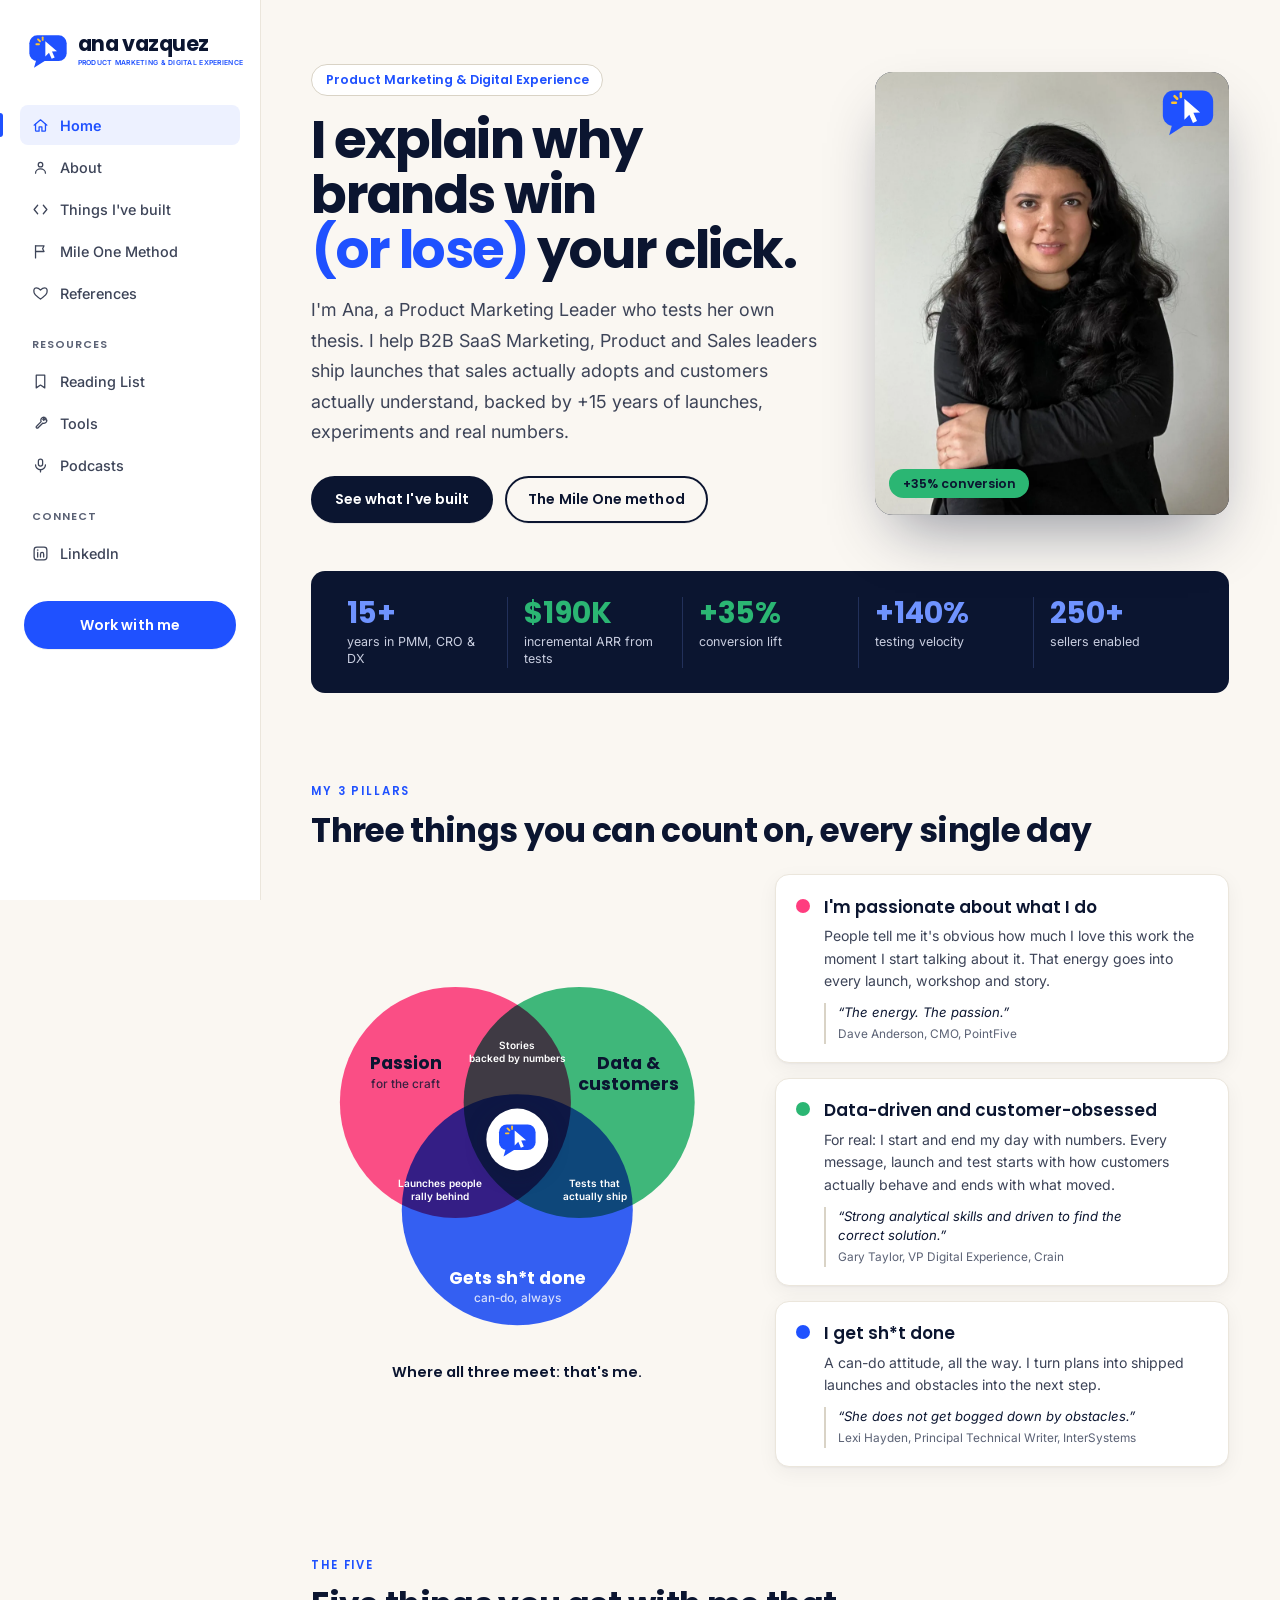
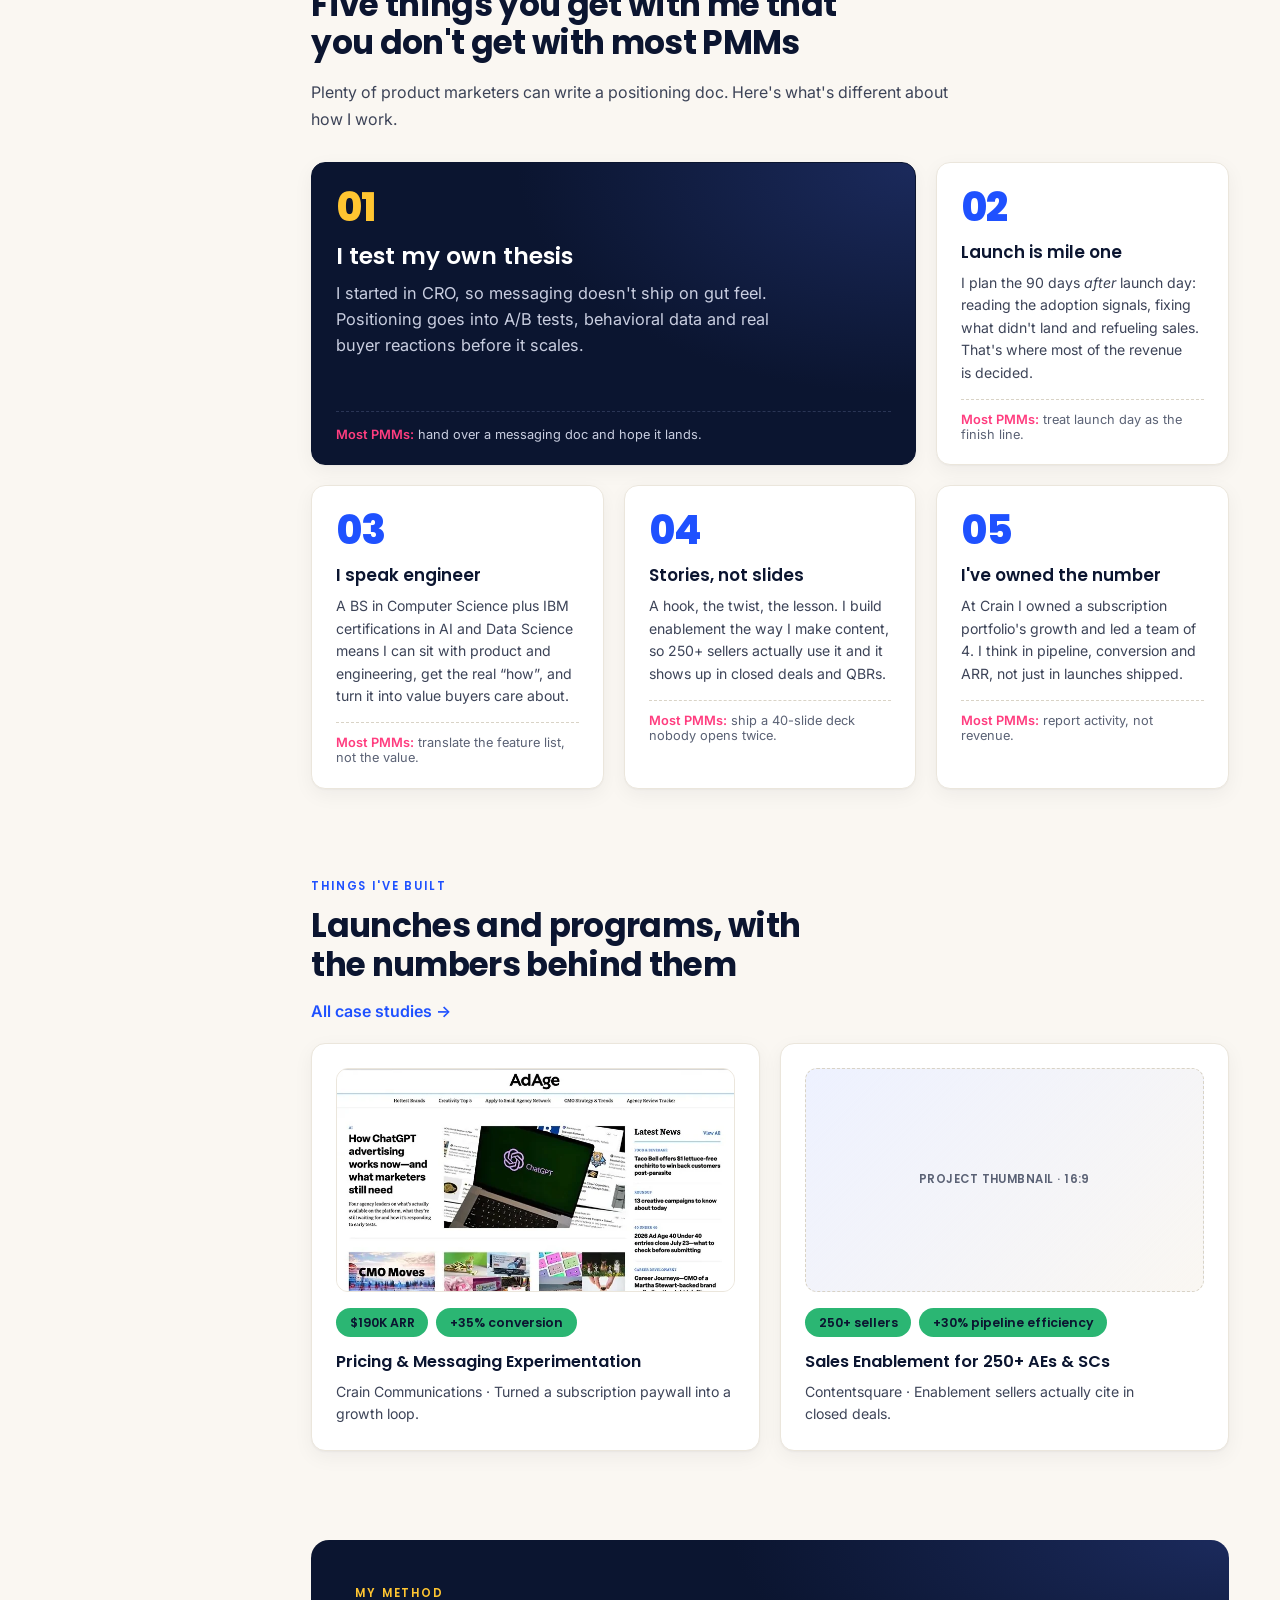
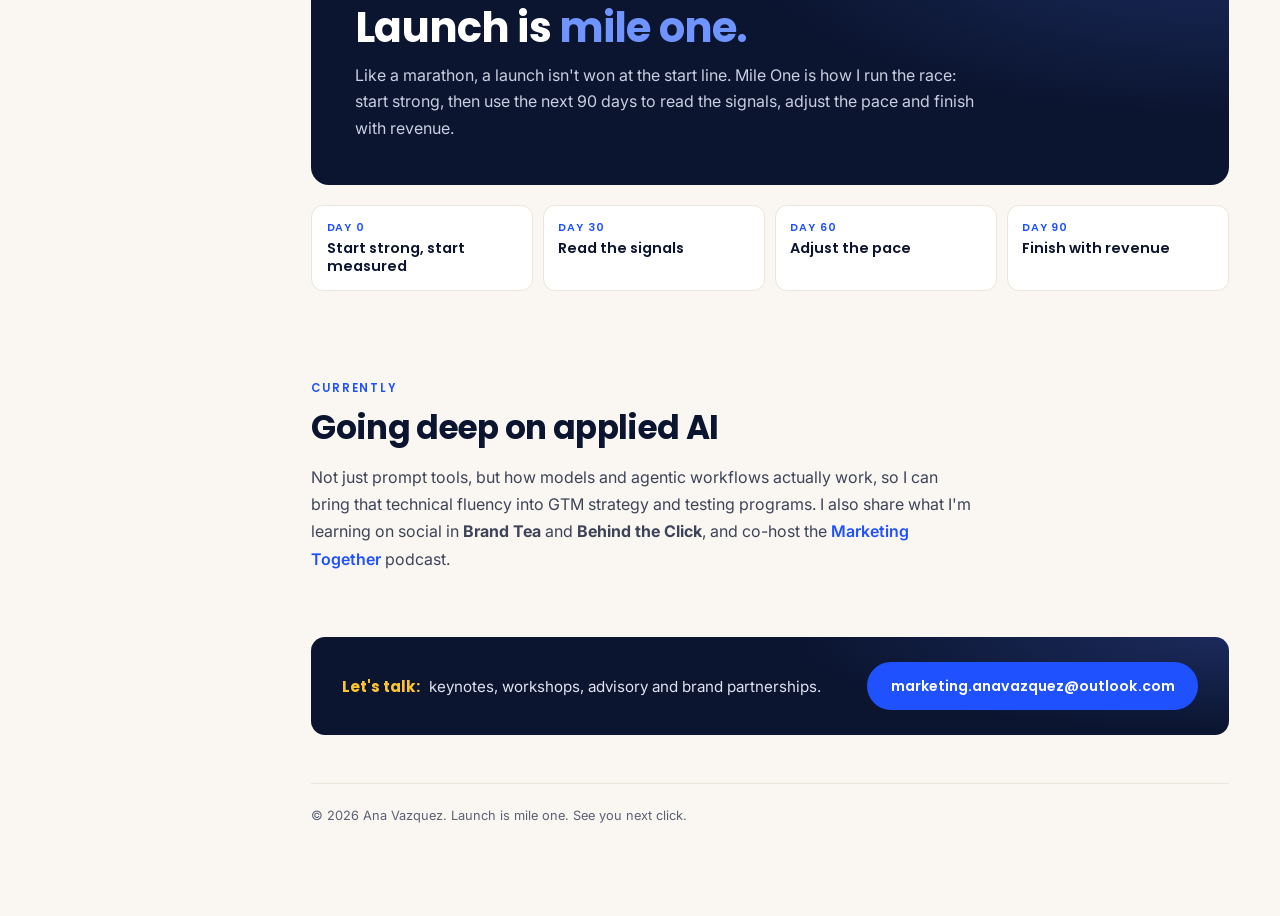
<file: index.html>
<!DOCTYPE html>
<html lang="en">
<head>
<meta charset="UTF-8">
<meta name="viewport" content="width=device-width, initial-scale=1.0">
<title>Ana Vazquez — Product Marketing &amp; Digital Experience</title>
<meta name="description" content="Ana Vazquez explains why brands win (or lose) your click. Product Marketing and Digital Experience, backed by 15 years of launches, experiments and conversion data.">
<link rel="preconnect" href="https://fonts.googleapis.com">
<link rel="preconnect" href="https://fonts.gstatic.com" crossorigin>
<link href="https://fonts.googleapis.com/css2?family=Inter:wght@400;500;600;700&family=Poppins:wght@500;600;700;800&display=swap" rel="stylesheet">
<meta name="theme-color" content="#FAF7F2">
<link rel="icon" href="images/isotype.svg" type="image/svg+xml">
<link rel="stylesheet" href="css/style.css">
</head>
<body>
<div class="page-wrap">

  <aside class="sidebar" id="sidebar"></aside>

  <main class="content">

    <!-- ===== HERO: the promise first ===== -->
    <section class="hero">
      <div>
        <span class="pill outline">Product Marketing &amp; Digital Experience</span>
        <h1 style="margin-top:1.1rem;">I explain why brands win <span class="hl">(or lose)</span> your click.</h1>
        <p class="lead">I'm Ana, a Product Marketing Leader who tests her own thesis. I help B2B SaaS Marketing, Product and Sales leaders ship launches that sales actually adopts and customers actually understand, backed by +15 years of launches, experiments and real numbers.</p>
        <div class="btn-row">
          <a class="btn btn-dark" href="projects.html">See what I've built</a>
          <a class="btn btn-ghost" href="method.html">The Mile One method</a>
        </div>
      </div>
      <div class="hero-media">
        <picture>
          <source srcset="images/hero.webp" type="image/webp">
          <img class="hero-photo" src="images/hero.jpg" alt="Ana Vazquez, product marketing leader" width="894" height="1118" fetchpriority="high">
        </picture>
        <img class="iso-badge" src="images/isotype.svg" alt="" width="54" height="50">
        <span class="pill mint">+35% conversion</span>
      </div>
    </section>

    <!-- ===== PROOF: numbers second ===== -->
    <div class="proof-strip" aria-label="Proof behind the promise">
      <div><div class="num">15+</div><div class="lbl">years in PMM, CRO &amp; DX</div></div>
      <div><div class="num mint">$190K</div><div class="lbl">incremental ARR from tests</div></div>
      <div><div class="num mint">+35%</div><div class="lbl">conversion lift</div></div>
      <div><div class="num">+140%</div><div class="lbl">testing velocity</div></div>
      <div><div class="num">250+</div><div class="lbl">sellers enabled</div></div>
    </div>

    <!-- ===== MY 3 PILLARS ===== -->
    <section class="section pillars" id="pillars" aria-labelledby="pillars-title">
      <p class="eyebrow">My 3 pillars</p>
      <h2 id="pillars-title">Three things you can count on, every single day</h2>

      <div class="pillars-grid">
        <figure class="venn" aria-hidden="true">
          <svg viewBox="0 0 400 380" role="presentation">
            <g class="venn-circles">
              <circle class="vc vc-1" cx="140" cy="140" r="112"/>
              <circle class="vc vc-2" cx="260" cy="140" r="112"/>
              <circle class="vc vc-3" cx="200" cy="244" r="112"/>
            </g>
            <g class="venn-labels">
              <text class="vl vl-1" x="92" y="108">Passion</text>
              <text class="vl-sub vl-1" x="92" y="126">for the craft</text>
              <text class="vl vl-2" x="308" y="108">Data &amp;</text>
              <text class="vl vl-2" x="308" y="128">customers</text>
              <text class="vl vl-3" x="200" y="316">Gets sh*t done</text>
              <text class="vl-sub vl-3" x="200" y="334">can-do, always</text>
            </g>
            <g class="venn-overlaps">
              <text x="200" y="88">Stories</text><text x="200" y="101">backed by numbers</text>
              <text x="125" y="222">Launches people</text><text x="125" y="235">rally behind</text>
              <text x="275" y="222">Tests that</text><text x="275" y="235">actually ship</text>
            </g>
            <g class="venn-core">
              <circle cx="200" cy="176" r="30"/>
              <image href="images/isotype.svg" x="181" y="158" width="38" height="36"/>
            </g>
          </svg>
          <figcaption class="venn-caption">Where all three meet: that's me.</figcaption>
        </figure>

        <ol class="pillar-list">
          <li class="pillar p-1">
            <span class="pillar-dot" aria-hidden="true"></span>
            <div>
              <h3>I'm passionate about what I do</h3>
              <p>People tell me it's obvious how much I love this work the moment I start talking about it. That energy goes into every launch, workshop and story.</p>
              <blockquote>“The energy. The passion.” <cite>Dave Anderson, CMO, PointFive</cite></blockquote>
            </div>
          </li>
          <li class="pillar p-2">
            <span class="pillar-dot" aria-hidden="true"></span>
            <div>
              <h3>Data-driven and customer-obsessed</h3>
              <p>For real: I start and end my day with numbers. Every message, launch and test starts with how customers actually behave and ends with what moved.</p>
              <blockquote>“Strong analytical skills and driven to find the correct solution.” <cite>Gary Taylor, VP Digital Experience, Crain</cite></blockquote>
            </div>
          </li>
          <li class="pillar p-3">
            <span class="pillar-dot" aria-hidden="true"></span>
            <div>
              <h3>I get sh*t done</h3>
              <p>A can-do attitude, all the way. I turn plans into shipped launches and obstacles into the next step.</p>
              <blockquote>“She does not get bogged down by obstacles.” <cite>Lexi Hayden, Principal Technical Writer, InterSystems</cite></blockquote>
            </div>
          </li>
        </ol>
      </div>
    </section>

    <!-- ===== THE FIVE: how I'm different ===== -->
    <section class="section" id="five">
      <p class="eyebrow">The five</p>
      <h2>Five things you get with me that you don't get with most PMMs</h2>
      <p class="page-intro" style="margin-bottom:1.75rem;">Plenty of product marketers can write a positioning doc. Here's what's different about how I work.</p>

      <div class="five">
        <div class="five-item feature">
          <div class="five-num">01</div>
          <h3>I test my own thesis</h3>
          <p>I started in CRO, so messaging doesn't ship on gut feel. Positioning goes into A/B tests, behavioral data and real buyer reactions before it scales.</p>
          <div class="vs"><strong>Most PMMs:</strong> hand over a messaging doc and hope it lands.</div>
        </div>
        <div class="five-item">
          <div class="five-num">02</div>
          <h3>Launch is mile one</h3>
          <p>I plan the 90 days <em>after</em> launch day: reading the adoption signals, fixing what didn't land and refueling sales. That's where most of the revenue is decided.</p>
          <div class="vs"><strong>Most PMMs:</strong> treat launch day as the finish line.</div>
        </div>
        <div class="five-item">
          <div class="five-num">03</div>
          <h3>I speak engineer</h3>
          <p>A BS in Computer Science plus IBM certifications in AI and Data Science means I can sit with product and engineering, get the real “how”, and turn it into value buyers care about.</p>
          <div class="vs"><strong>Most PMMs:</strong> translate the feature list, not the value.</div>
        </div>
        <div class="five-item">
          <div class="five-num">04</div>
          <h3>Stories, not slides</h3>
          <p>A hook, the twist, the lesson. I build enablement the way I make content, so 250+ sellers actually use it and it shows up in closed deals and QBRs.</p>
          <div class="vs"><strong>Most PMMs:</strong> ship a 40-slide deck nobody opens twice.</div>
        </div>
        <div class="five-item">
          <div class="five-num">05</div>
          <h3>I've owned the number</h3>
          <p>At Crain I owned a subscription portfolio's growth and led a team of 4. I think in pipeline, conversion and ARR, not just in launches shipped.</p>
          <div class="vs"><strong>Most PMMs:</strong> report activity, not revenue.</div>
        </div>
      </div>
    </section>

    <!-- ===== THINGS I'VE BUILT: teaser ===== -->
    <section class="section">
      <div class="section-head">
        <div>
          <p class="eyebrow">Things I've built</p>
          <h2>Launches and programs, with the numbers behind them</h2>
        </div>
        <a class="link-arrow" href="projects.html">All case studies →</a>
      </div>
      <div class="card-grid cols-2" style="margin-top:0.5rem;">
        <a class="card" href="projects.html#pricing-experimentation">
          <div class="card-thumb">
            <picture>
              <source srcset="images/projects/crain-adage.webp" type="image/webp">
              <img src="images/projects/crain-adage.jpg" alt="Ad Age homepage, one of the Crain Communications subscription brands" width="784" height="441" loading="lazy">
            </picture>
          </div>
          <div class="pill-row" style="margin-bottom:0.75rem;"><span class="pill mint">$190K ARR</span><span class="pill mint">+35% conversion</span></div>
          <h3>Pricing &amp; Messaging Experimentation</h3>
          <p>Crain Communications · Turned a subscription paywall into a growth loop.</p>
        </a>
        <a class="card" href="projects.html#sales-enablement">
          <!-- IMAGE PLACEHOLDER: thumbnail, 16:9 -->
          <div class="image-placeholder" style="margin-bottom:1rem;">Project thumbnail · 16:9</div>
          <div class="pill-row" style="margin-bottom:0.75rem;"><span class="pill mint">250+ sellers</span><span class="pill mint">+30% pipeline efficiency</span></div>
          <h3>Sales Enablement for 250+ AEs &amp; SCs</h3>
          <p>Contentsquare · Enablement sellers actually cite in closed deals.</p>
        </a>
      </div>
    </section>

    <!-- ===== METHOD: teaser ===== -->
    <section class="section">
      <div class="method-hero">
        <p class="eyebrow">My method</p>
        <h2>Launch is <span class="hl">mile one.</span></h2>
        <p>Like a marathon, a launch isn't won at the start line. Mile One is how I run the race: start strong, then use the next 90 days to read the signals, adjust the pace and finish with revenue.</p>
      </div>
      <div class="method-mini">
        <a href="method.html#mile-1"><div class="when">Day 0</div><div class="what">Start strong, start measured</div></a>
        <a href="method.html#day-30"><div class="when">Day 30</div><div class="what">Read the signals</div></a>
        <a href="method.html#day-60"><div class="when">Day 60</div><div class="what">Adjust the pace</div></a>
        <a href="method.html#day-90"><div class="when">Day 90</div><div class="what">Finish with revenue</div></a>
      </div>
    </section>

    <!-- ===== Currently ===== -->
    <section class="section">
      <p class="eyebrow">Currently</p>
      <h2>Going deep on applied AI</h2>
      <p class="page-intro" style="margin-bottom:0;">Not just prompt tools, but how models and agentic workflows actually work, so I can bring that technical fluency into GTM strategy and testing programs. I also share what I'm learning on social in <strong>Brand Tea</strong> and <strong>Behind the Click</strong>, and co-host the <a class="link-arrow" href="podcasts.html">Marketing Together</a> podcast.</p>
    </section>

    <div class="cta-band">
      <p><strong>Let's talk:</strong> keynotes, workshops, advisory and brand partnerships.</p>
      <a class="btn" href="mailto:marketing.anavazquez@outlook.com">marketing.anavazquez@outlook.com</a>
    </div>

    <p class="footnote">© 2026 Ana Vazquez. Launch is mile one. See you next click.</p>
  </main>

</div>
<script src="js/main.js"></script>
</body>
</html>
</file>
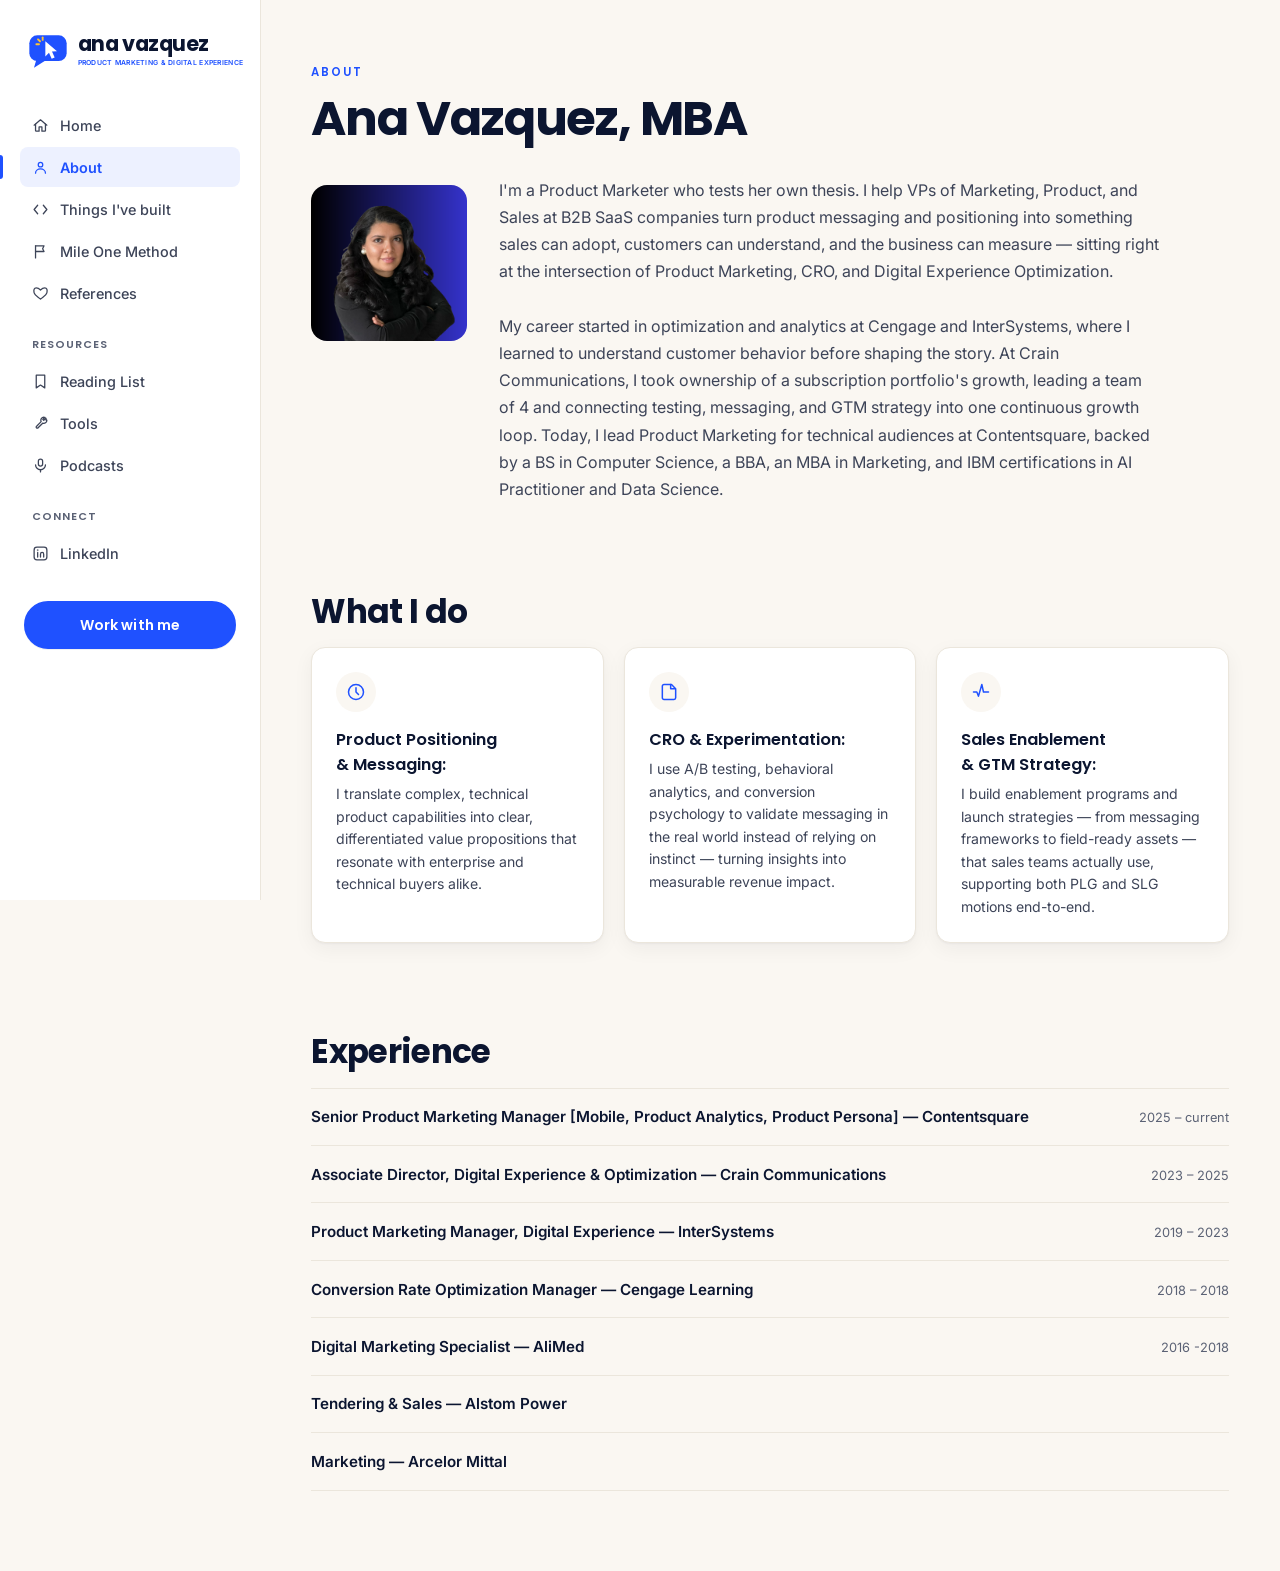
<file: about.html>
<!DOCTYPE html>
<html lang="en">
<head>
<meta charset="UTF-8">
<meta name="viewport" content="width=device-width, initial-scale=1.0">
<title>About — Ana Vazquez</title>
<link rel="preconnect" href="https://fonts.googleapis.com">
<link rel="preconnect" href="https://fonts.gstatic.com" crossorigin>
<link href="https://fonts.googleapis.com/css2?family=Inter:wght@400;500;600;700&family=Poppins:wght@500;600;700;800&display=swap" rel="stylesheet">
<meta name="theme-color" content="#FAF7F2">
<link rel="icon" href="images/isotype.svg" type="image/svg+xml">
<link rel="stylesheet" href="css/style.css">
</head>
<body>
<div class="page-wrap">

  <aside class="sidebar" id="sidebar"></aside>

  <main class="content">
    <p class="eyebrow">About</p>
    <h1>Ana Vazquez, MBA</h1>

    <div style="display:flex; gap:2rem; align-items:flex-start; flex-wrap:wrap; margin-bottom:1rem;">
      <img src="images/about-photo.png" alt="Ana Vazquez" class="about-photo" width="156" height="156" fetchpriority="high">
      <p class="page-intro" style="margin-bottom:0; flex:1; min-width:260px;">
        I'm a Product Marketer who tests her own thesis. I help VPs of Marketing, Product, and Sales at B2B SaaS companies turn product messaging and positioning into something sales can adopt, customers can understand, and the business can measure — sitting right at the intersection of Product Marketing, CRO, and Digital Experience Optimization.<br><br>
        
        My career started in optimization and analytics at Cengage and InterSystems, where I learned to understand customer behavior before shaping the story. At Crain Communications, I took ownership of a subscription portfolio's growth, leading a team of 4 and connecting testing, messaging, and GTM strategy into one continuous growth loop. Today, I lead Product Marketing for technical audiences at Contentsquare, backed by a BS in Computer Science, a BBA, an MBA in Marketing, and IBM certifications in AI Practitioner and Data Science.
      </p>
    </div>

    <div class="section">
      <h2>What I do</h2>
      <div class="card-grid">
        <div class="card">
          <div class="card-icon"><svg aria-hidden="true" focusable="false" viewBox="0 0 24 24" fill="none" stroke-width="1.8" stroke-linecap="round" stroke-linejoin="round"><circle cx="12" cy="12" r="9"/><path d="M12 7v5l3 3"/></svg></div>
          <h3>Product Positioning & Messaging:</h3>
          <p>I translate complex, technical product capabilities into clear, differentiated value propositions that resonate with enterprise and technical buyers alike.</p>
        </div>
        <div class="card">
          <div class="card-icon"><svg aria-hidden="true" focusable="false" viewBox="0 0 24 24" fill="none" stroke-width="1.8" stroke-linecap="round" stroke-linejoin="round"><path d="M4 19V5a2 2 0 0 1 2-2h9l5 5v11a2 2 0 0 1-2 2H6a2 2 0 0 1-2-2z"/><path d="M14 3v5h5"/></svg></div>
          <h3>CRO & Experimentation:</h3>
          <p>I use A/B testing, behavioral analytics, and conversion psychology to validate messaging in the real world instead of relying on instinct — turning insights into measurable revenue impact.</p>
        </div>
        <div class="card">
          <div class="card-icon"><svg aria-hidden="true" focusable="false" viewBox="0 0 24 24" fill="none" stroke-width="1.8" stroke-linecap="round" stroke-linejoin="round"><path d="M3 12h4l2 5 4-14 2 9h6"/></svg></div>
          <h3>Sales Enablement & GTM Strategy:</h3>
          <p>I build enablement programs and launch strategies — from messaging frameworks to field-ready assets — that sales teams actually use, supporting both PLG and SLG motions end-to-end.</p>
        </div>
      </div>
    </div>

    <div class="section">
      <h2>Experience</h2>
      <div class="row-list">
        <div class="row-item" style="cursor:default;">
          <span class="row-title">Senior Product Marketing Manager [Mobile, Product Analytics, Product Persona] — Contentsquare</span>
          <span class="row-meta"> 2025 – current </span>
        </div>
        <div class="row-item" style="cursor:default;">
          <span class="row-title">Associate Director, Digital Experience & Optimization — Crain Communications</span>
          <span class="row-meta"> 2023 – 2025</span>
        </div>
        <div class="row-item" style="cursor:default;">
          <span class="row-title">Product Marketing Manager, Digital Experience — InterSystems</span>
          <span class="row-meta">2019 – 2023</span>
        </div>
        <div class="row-item" style="cursor:default;">
          <span class="row-title">Conversion Rate Optimization Manager — Cengage Learning</span>
          <span class="row-meta">2018 – 2018</span>
        </div>
        <div class="row-item" style="cursor:default;">
          <span class="row-title">Digital Marketing Specialist — AliMed</span>
          <span class="row-meta">2016 -2018</span>
        </div>
        <div class="row-item" style="cursor:default;">
          <span class="row-title">Tendering & Sales — Alstom Power</span>
        </div>
        <div class="row-item" style="cursor:default;">
          <span class="row-title">Marketing — Arcelor Mittal</span>
        </div>
      </div>
    </div>

    <!-- <p class="footnote">Site built and maintained by hand.</p> -->
  </main>

</div>
<script src="js/main.js"></script>
</body>
</html>
</file>
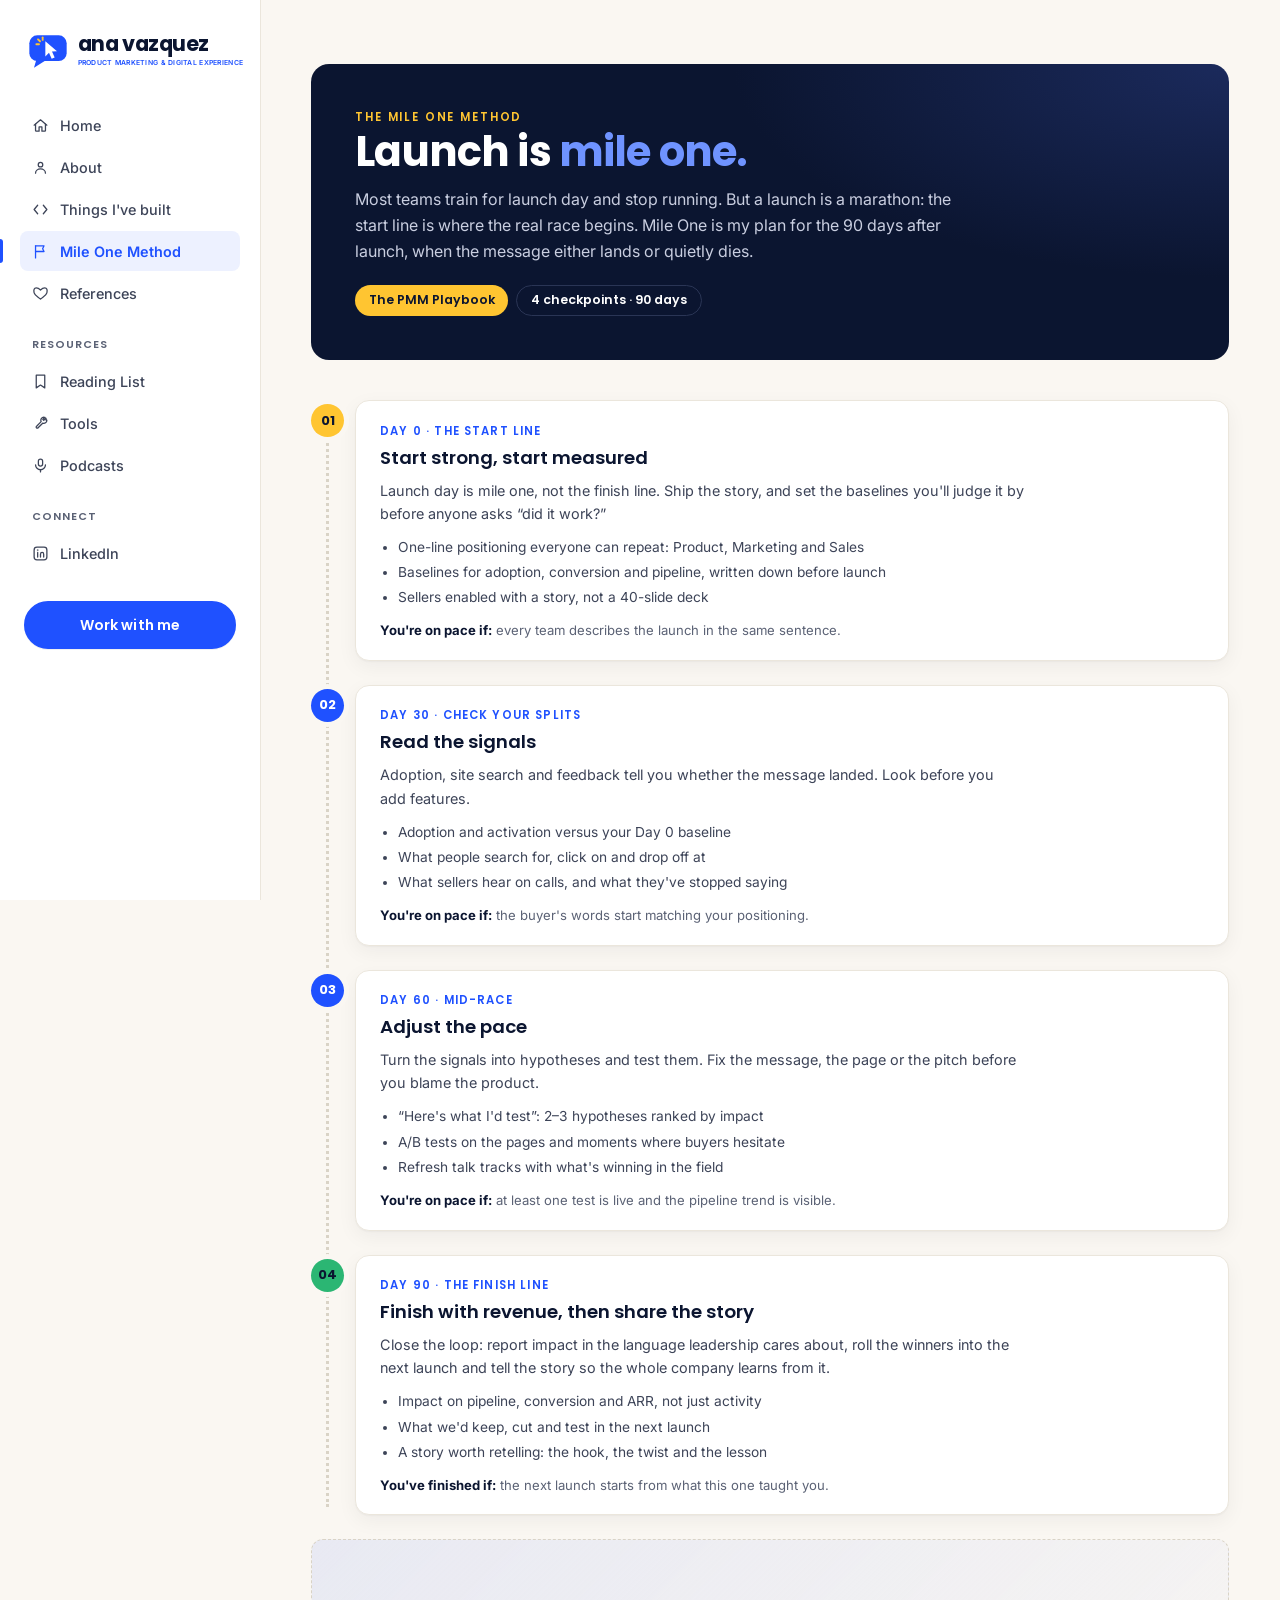
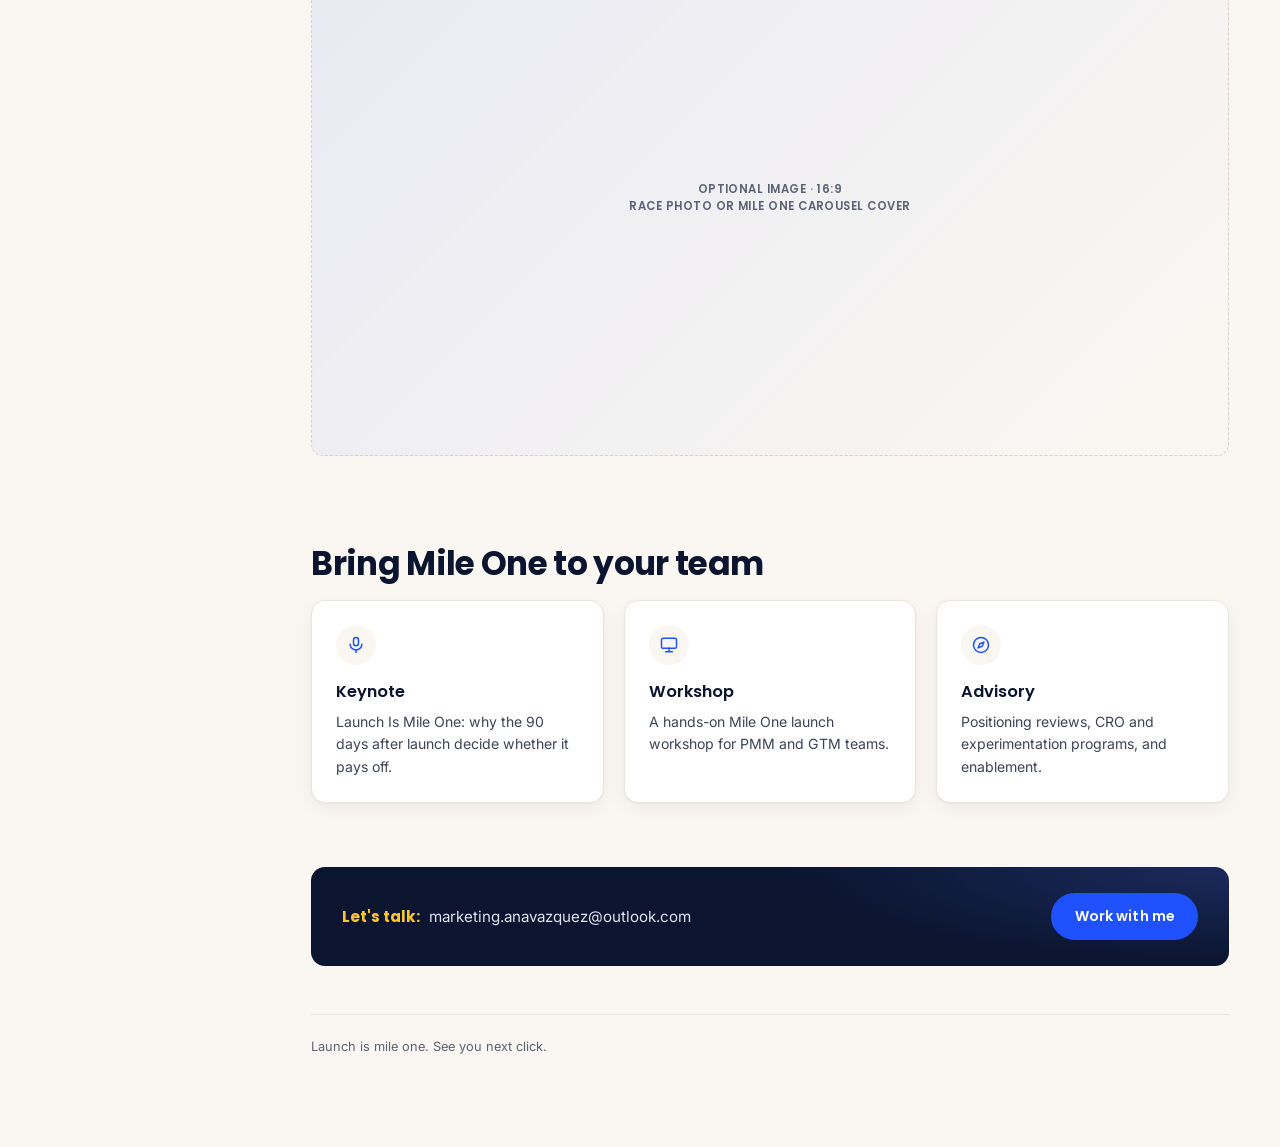
<file: method.html>
<!DOCTYPE html>
<html lang="en">
<head>
<meta charset="UTF-8">
<meta name="viewport" content="width=device-width, initial-scale=1.0">
<title>Mile One Method — Ana Vazquez</title>
<meta name="description" content="Launch is mile one. Ana Vazquez's method for the 90 days after launch day.">
<link rel="preconnect" href="https://fonts.googleapis.com">
<link rel="preconnect" href="https://fonts.gstatic.com" crossorigin>
<link href="https://fonts.googleapis.com/css2?family=Inter:wght@400;500;600;700&family=Poppins:wght@500;600;700;800&display=swap" rel="stylesheet">
<meta name="theme-color" content="#FAF7F2">
<link rel="icon" href="images/isotype.svg" type="image/svg+xml">
<link rel="stylesheet" href="css/style.css">
</head>
<body>
<div class="page-wrap">

  <aside class="sidebar" id="sidebar"></aside>

  <main class="content">
    <!--
      DRAFT NOTE: Day 30 ("Read the signals") comes straight from the brand guide.
      Day 0, Day 60 and Day 90 are drafted from the brand story. Edit the copy
      to match your exact method, and add/remove <div class="mile"> blocks as needed.
    -->

    <div class="method-hero">
      <p class="eyebrow">The Mile One method</p>
      <h2>Launch is <span class="hl">mile one.</span></h2>
      <p>Most teams train for launch day and stop running. But a launch is a marathon: the start line is where the real race begins. Mile One is my plan for the 90 days after launch, when the message either lands or quietly dies.</p>
      <div class="pill-row" style="margin-top:1.25rem;">
        <span class="pill sun">The PMM Playbook</span>
        <span class="pill outline" style="background:transparent; color:#fff; border-color:#2a3555;">4 checkpoints · 90 days</span>
      </div>
    </div>

    <div class="route">

      <div class="mile start" id="mile-1">
        <div class="mile-marker">01</div>
        <div class="mile-card">
          <div class="mile-when">Day 0 · The start line</div>
          <h3>Start strong, start measured</h3>
          <p>Launch day is mile one, not the finish line. Ship the story, and set the baselines you'll judge it by before anyone asks “did it work?”</p>
          <ul>
            <li>One-line positioning everyone can repeat: Product, Marketing and Sales</li>
            <li>Baselines for adoption, conversion and pipeline, written down before launch</li>
            <li>Sellers enabled with a story, not a 40-slide deck</li>
          </ul>
          <div class="signal"><strong>You're on pace if:</strong> every team describes the launch in the same sentence.</div>
        </div>
      </div>

      <div class="mile" id="day-30">
        <div class="mile-marker">02</div>
        <div class="mile-card">
          <div class="mile-when">Day 30 · Check your splits</div>
          <h3>Read the signals</h3>
          <p>Adoption, site search and feedback tell you whether the message landed. Look before you add features.</p>
          <ul>
            <li>Adoption and activation versus your Day 0 baseline</li>
            <li>What people search for, click on and drop off at</li>
            <li>What sellers hear on calls, and what they've stopped saying</li>
          </ul>
          <div class="signal"><strong>You're on pace if:</strong> the buyer's words start matching your positioning.</div>
        </div>
      </div>

      <div class="mile" id="day-60">
        <div class="mile-marker">03</div>
        <div class="mile-card">
          <div class="mile-when">Day 60 · Mid-race</div>
          <h3>Adjust the pace</h3>
          <p>Turn the signals into hypotheses and test them. Fix the message, the page or the pitch before you blame the product.</p>
          <ul>
            <li>“Here's what I'd test”: 2–3 hypotheses ranked by impact</li>
            <li>A/B tests on the pages and moments where buyers hesitate</li>
            <li>Refresh talk tracks with what's winning in the field</li>
          </ul>
          <div class="signal"><strong>You're on pace if:</strong> at least one test is live and the pipeline trend is visible.</div>
        </div>
      </div>

      <div class="mile finish" id="day-90">
        <div class="mile-marker">04</div>
        <div class="mile-card">
          <div class="mile-when">Day 90 · The finish line</div>
          <h3>Finish with revenue, then share the story</h3>
          <p>Close the loop: report impact in the language leadership cares about, roll the winners into the next launch and tell the story so the whole company learns from it.</p>
          <ul>
            <li>Impact on pipeline, conversion and ARR, not just activity</li>
            <li>What we'd keep, cut and test in the next launch</li>
            <li>A story worth retelling: the hook, the twist and the lesson</li>
          </ul>
          <div class="signal"><strong>You've finished if:</strong> the next launch starts from what this one taught you.</div>
        </div>
      </div>

    </div>

    <!-- IMAGE PLACEHOLDER (optional): a race / Boston marathon photo or the Mile One carousel cover.
         Swap for <img src="images/mile-one.jpg" alt="..." style="border-radius:14px;"> -->
    <div class="image-placeholder" style="margin-top:1rem;">Optional image · 16:9<br>race photo or Mile One carousel cover</div>

    <div class="section">
      <h2>Bring Mile One to your team</h2>
      <div class="card-grid">
        <div class="card">
          <div class="card-icon"><svg aria-hidden="true" focusable="false" viewBox="0 0 24 24" fill="none" stroke-width="1.8" stroke-linecap="round" stroke-linejoin="round"><rect x="9" y="3" width="6" height="10" rx="3"/><path d="M5 11a7 7 0 0 0 14 0"/><path d="M12 18v3"/></svg></div>
          <h3>Keynote</h3>
          <p>Launch Is Mile One: why the 90 days after launch decide whether it pays off.</p>
        </div>
        <div class="card">
          <div class="card-icon"><svg aria-hidden="true" focusable="false" viewBox="0 0 24 24" fill="none" stroke-width="1.8" stroke-linecap="round" stroke-linejoin="round"><rect x="3" y="4" width="18" height="12" rx="2"/><path d="M8 20h8M12 16v4"/></svg></div>
          <h3>Workshop</h3>
          <p>A hands-on Mile One launch workshop for PMM and GTM teams.</p>
        </div>
        <div class="card">
          <div class="card-icon"><svg aria-hidden="true" focusable="false" viewBox="0 0 24 24" fill="none" stroke-width="1.8" stroke-linecap="round" stroke-linejoin="round"><circle cx="12" cy="12" r="9"/><path d="m15.5 8.5-2 5-5 2 2-5z"/></svg></div>
          <h3>Advisory</h3>
          <p>Positioning reviews, CRO and experimentation programs, and enablement.</p>
        </div>
      </div>
    </div>

    <div class="cta-band">
      <p><strong>Let's talk:</strong> marketing.anavazquez@outlook.com</p>
      <a class="btn" href="mailto:marketing.anavazquez@outlook.com">Work with me</a>
    </div>

    <p class="footnote">Launch is mile one. See you next click.</p>
  </main>

</div>
<script src="js/main.js"></script>
</body>
</html>
</file>
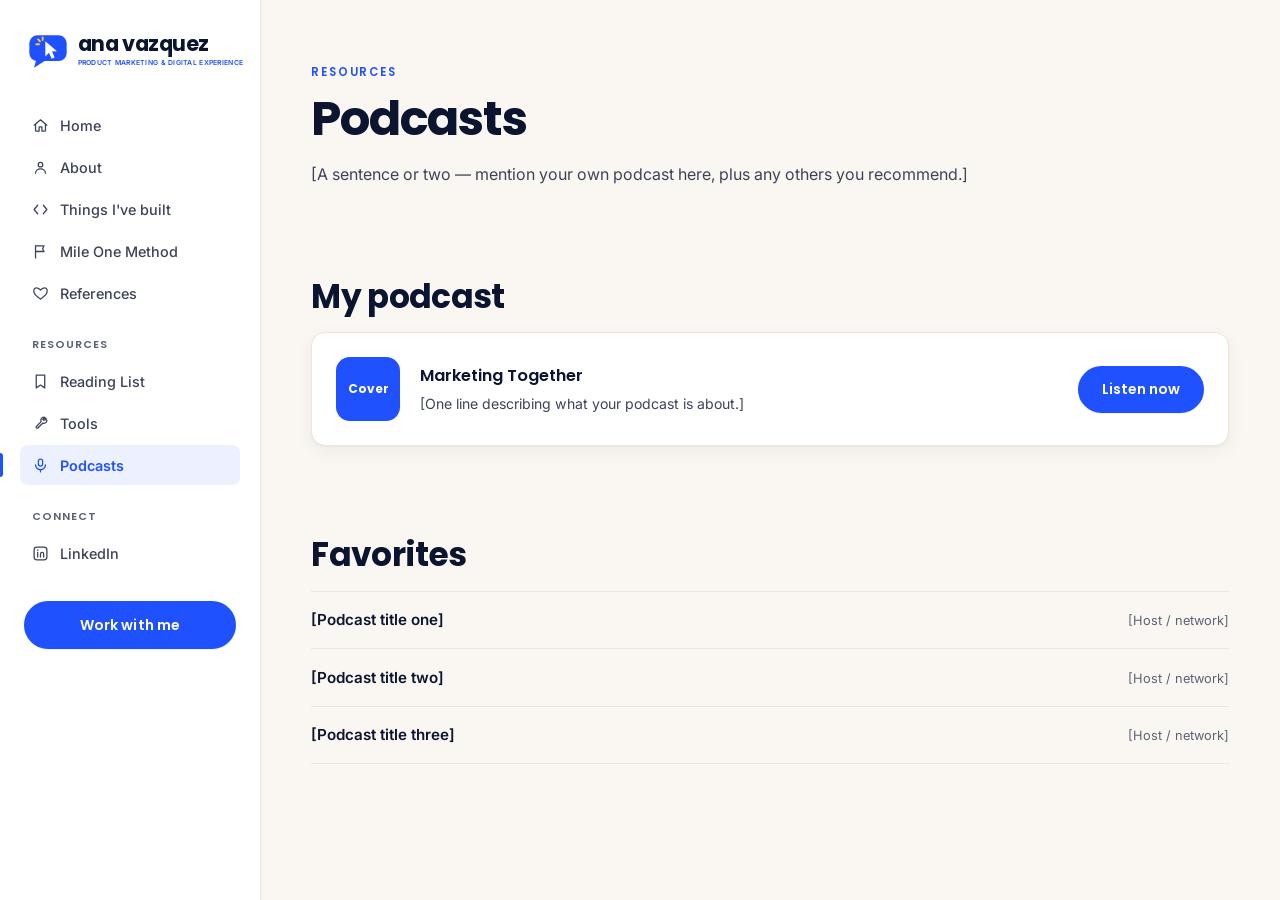
<file: podcasts.html>
<!DOCTYPE html>
<html lang="en">
<head>
<meta charset="UTF-8">
<meta name="viewport" content="width=device-width, initial-scale=1.0">
<title>Podcasts — Ana Vazquez</title>
<link rel="preconnect" href="https://fonts.googleapis.com">
<link rel="preconnect" href="https://fonts.gstatic.com" crossorigin>
<link href="https://fonts.googleapis.com/css2?family=Inter:wght@400;500;600;700&family=Poppins:wght@500;600;700;800&display=swap" rel="stylesheet">
<meta name="theme-color" content="#FAF7F2">
<link rel="icon" href="images/isotype.svg" type="image/svg+xml">
<link rel="stylesheet" href="css/style.css">
</head>
<body>
<div class="page-wrap">

  <aside class="sidebar" id="sidebar"></aside>

  <main class="content">
    <p class="eyebrow">Resources</p>
    <h1>Podcasts</h1>
    <p class="page-intro">[A sentence or two — mention your own podcast here, plus any others you recommend.]</p>

    <div class="section">
      <h2>My podcast</h2>
      <div class="card" style="display:flex; gap:1.25rem; align-items:center; flex-wrap:wrap;">
        <div class="avatar-placeholder" style="width:64px; height:64px; border-radius:14px; font-size:0.75rem;">Cover</div>
        <div style="flex:1; min-width:200px;">
          <h3 style="margin-bottom:0.3rem;">Marketing Together</h3>
          <p>[One line describing what your podcast is about.]</p>
        </div>
        <a class="btn" href="#" target="_blank" rel="noopener noreferrer">Listen now</a>
      </div>
      <!-- TODO: replace the card above with an embed from Spotify/Apple Podcasts if you'd rather show an episode player, e.g.:
      <iframe style="border-radius:12px; width:100%; height:152px; margin-top:1rem;" src="https://open.spotify.com/embed/show/YOUR_SHOW_ID" frameborder="0" allow="encrypted-media"></iframe>
      -->
    </div>

    <div class="section">
      <h2>Favorites</h2>
      <div class="row-list">
        <a class="row-item" href="#" target="_blank" rel="noopener noreferrer">
          <span class="row-title">[Podcast title one]</span>
          <span class="row-meta">[Host / network]</span>
        </a>
        <a class="row-item" href="#" target="_blank" rel="noopener noreferrer">
          <span class="row-title">[Podcast title two]</span>
          <span class="row-meta">[Host / network]</span>
        </a>
        <a class="row-item" href="#" target="_blank" rel="noopener noreferrer">
          <span class="row-title">[Podcast title three]</span>
          <span class="row-meta">[Host / network]</span>
        </a>
      </div>
    </div>
  </main>

</div>
<script src="js/main.js"></script>
</body>
</html>
</file>
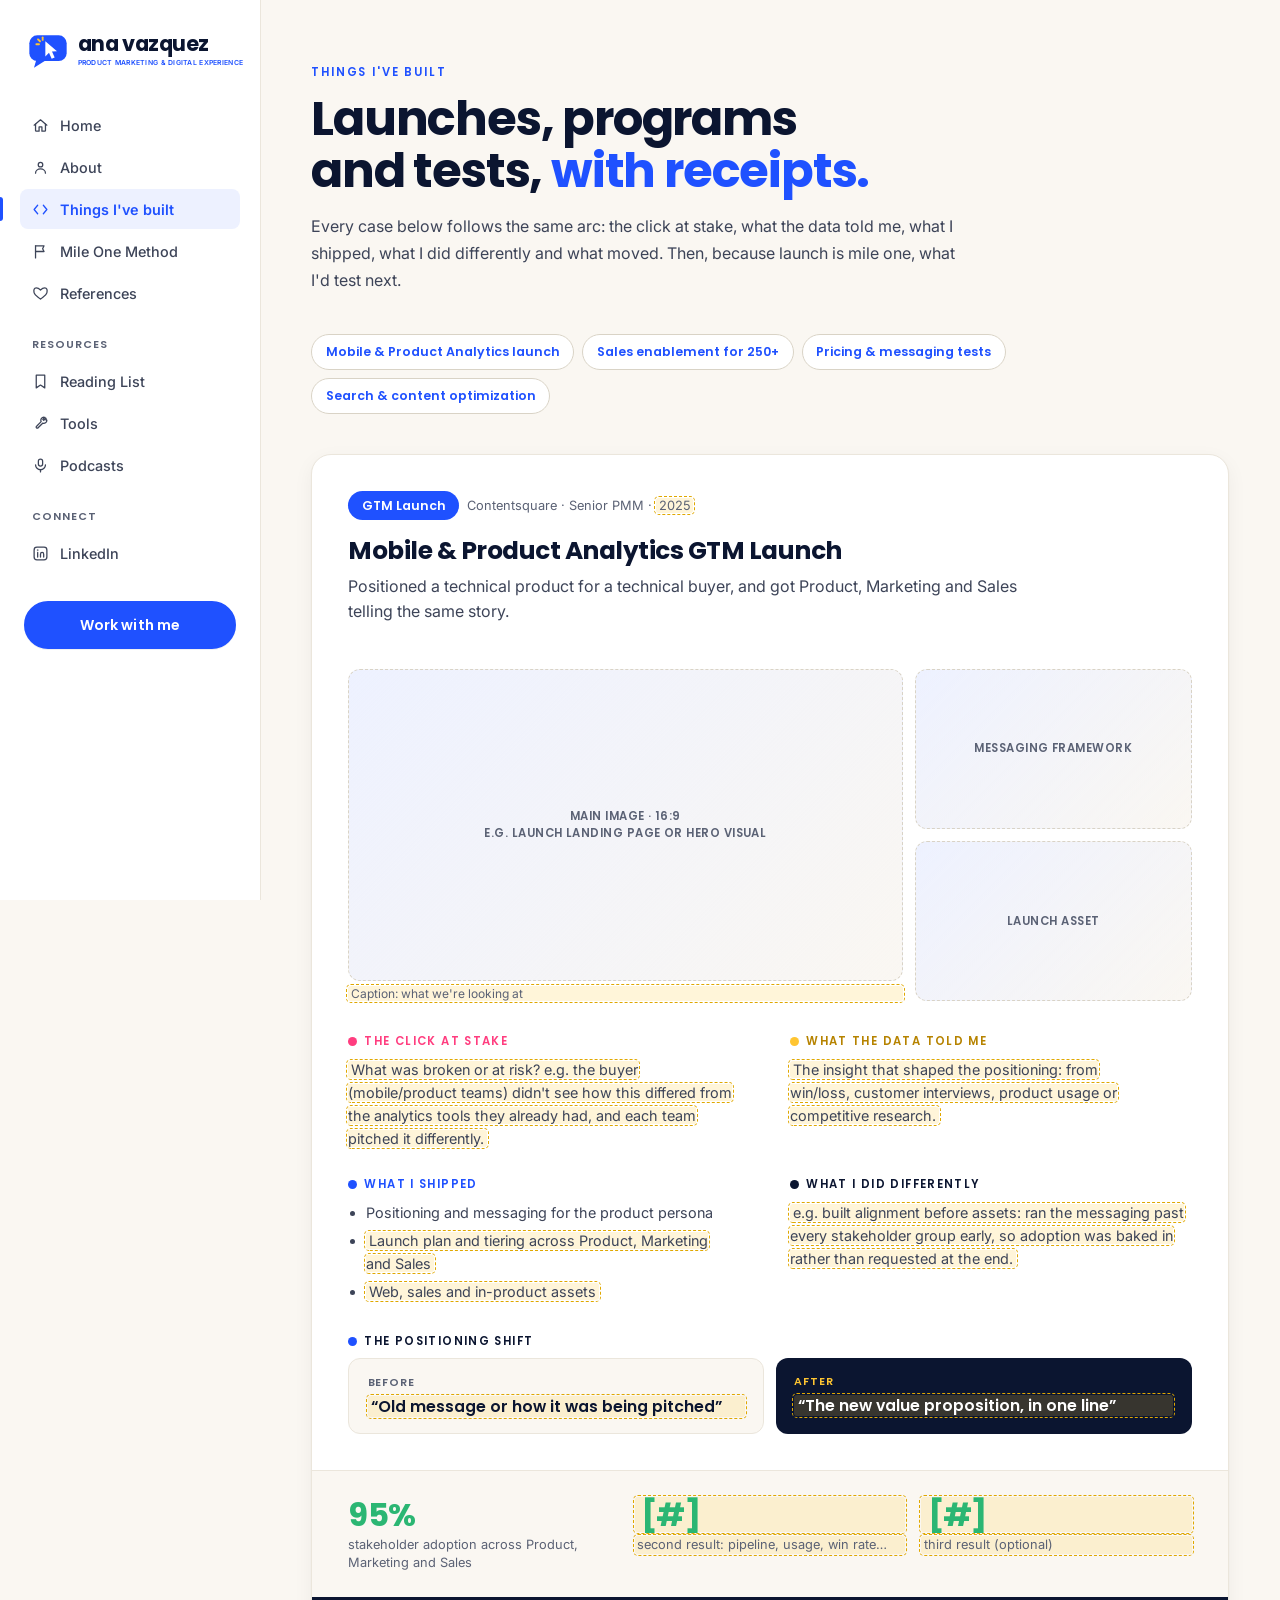
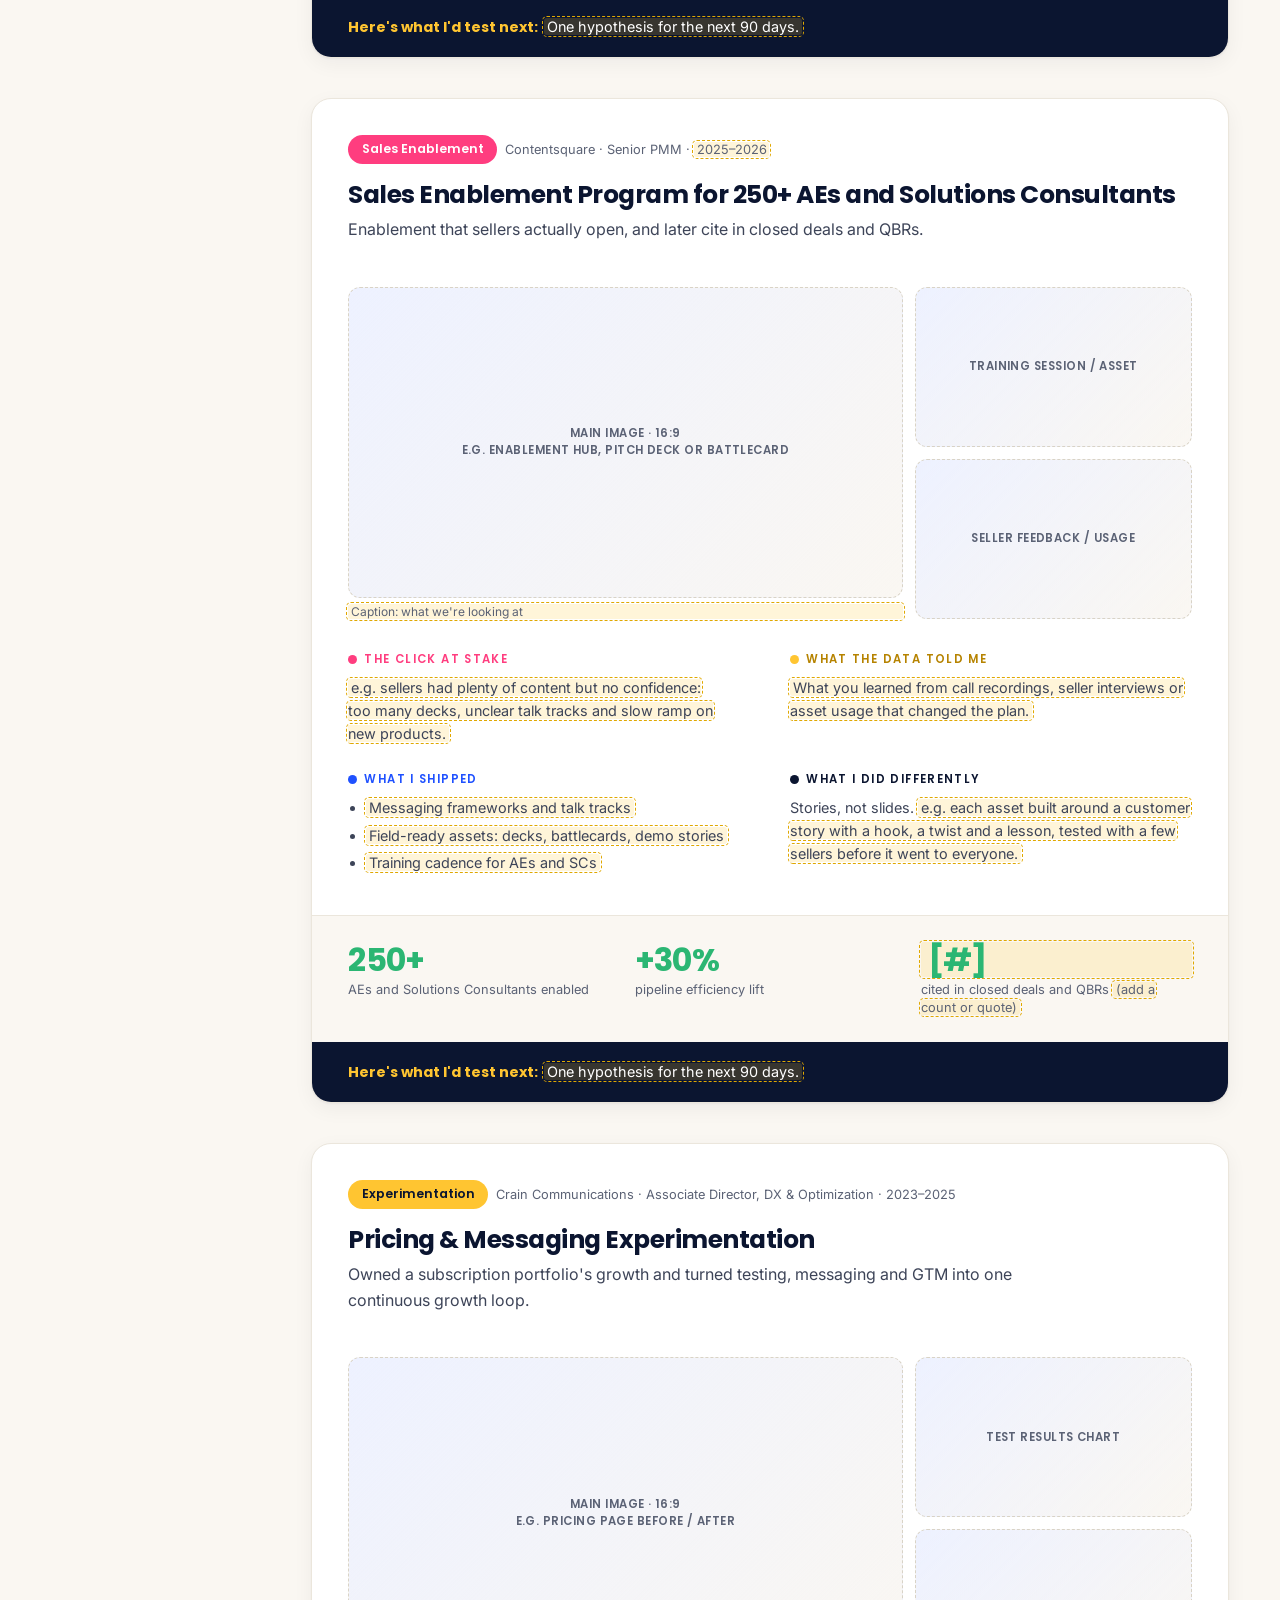
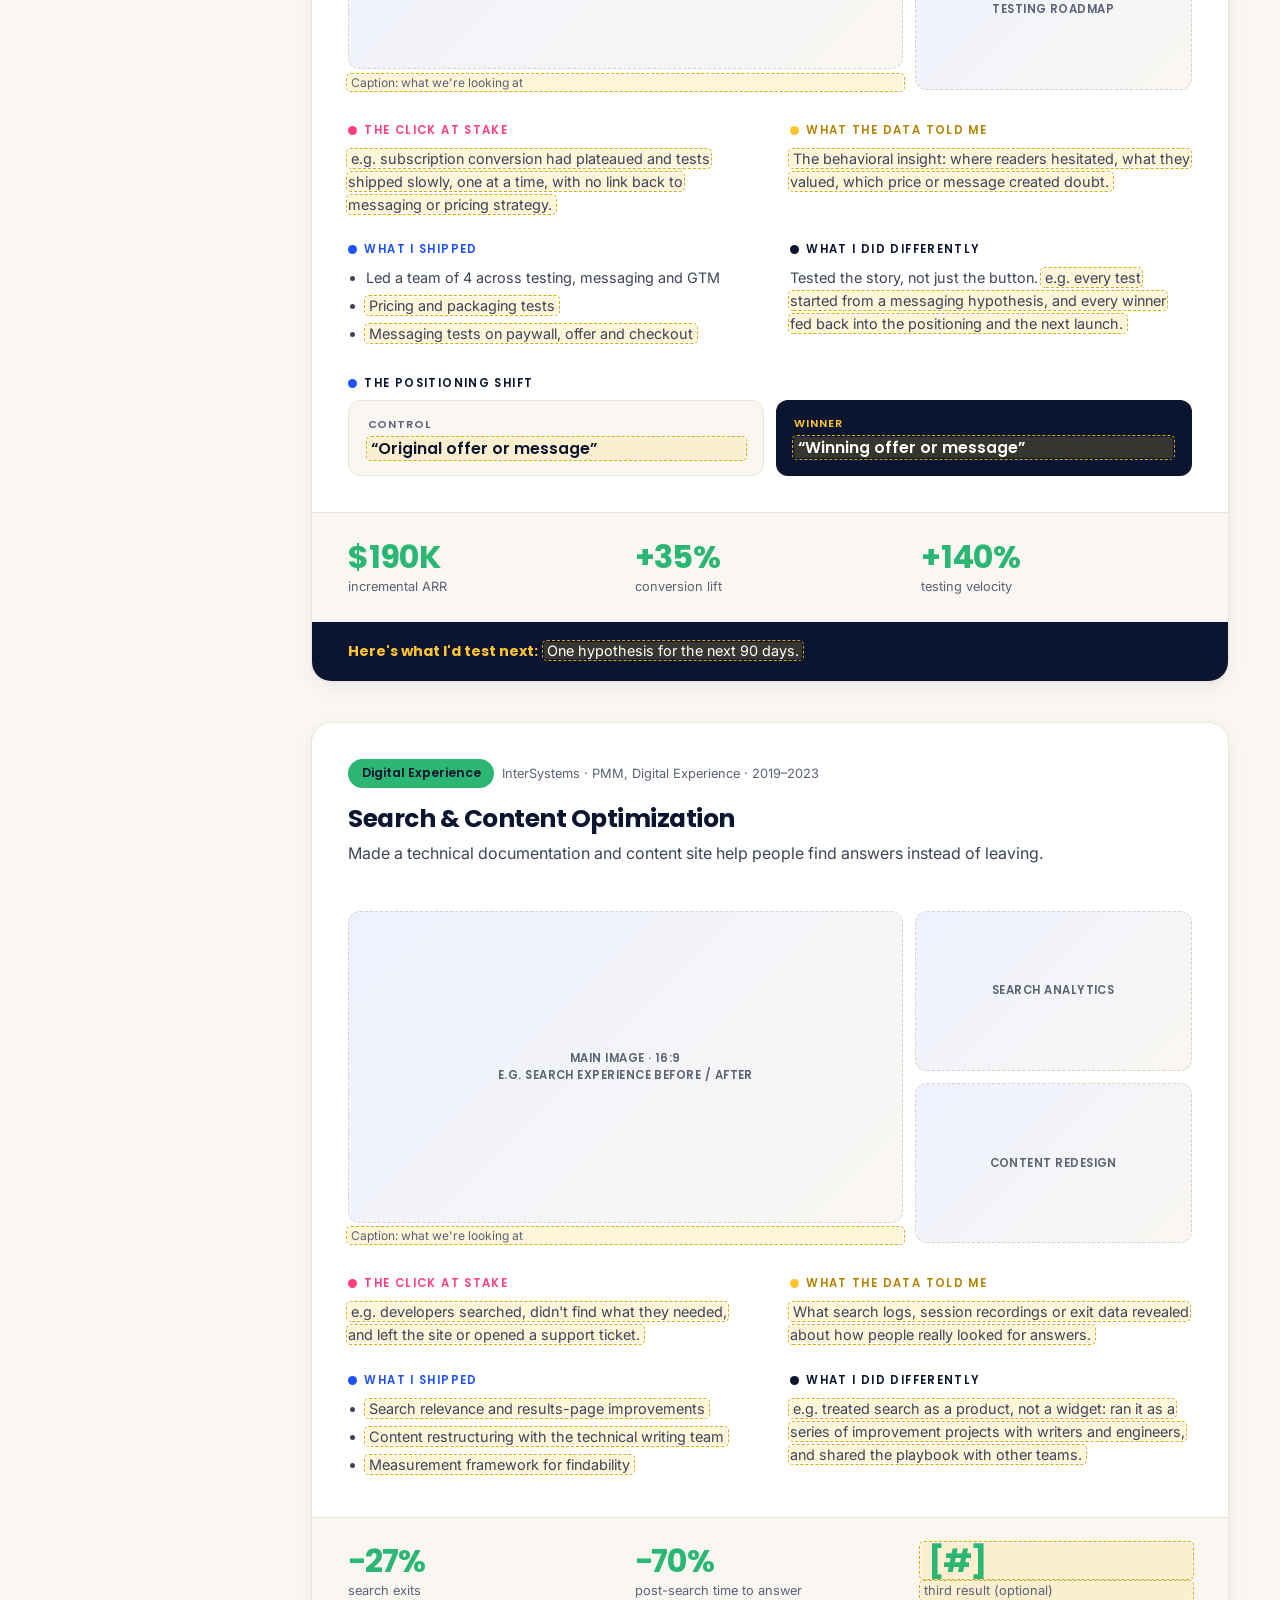
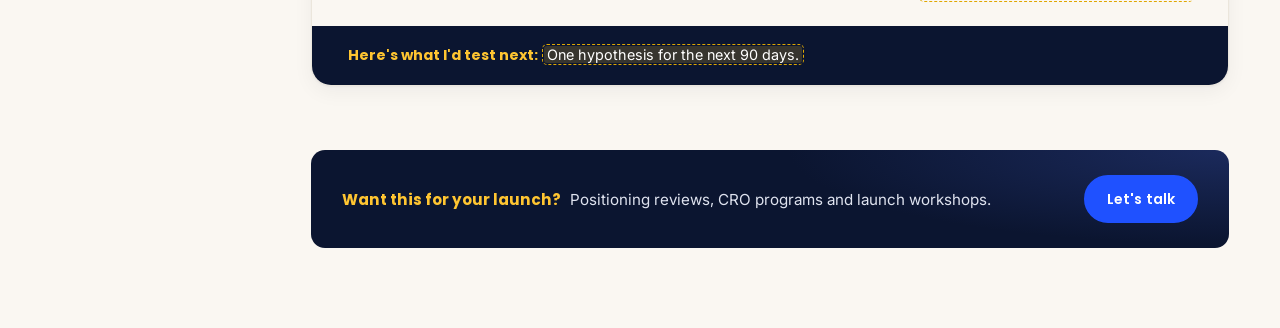
<file: projects.html>
<!DOCTYPE html>
<html lang="en">
<head>
<meta charset="UTF-8">
<meta name="viewport" content="width=device-width, initial-scale=1.0">
<title>Things I've Built — Ana Vazquez</title>
<meta name="description" content="Case studies from Ana Vazquez: launches, enablement and experimentation programs, with the problem, the insight, what she shipped and the numbers.">
<link rel="preconnect" href="https://fonts.googleapis.com">
<link rel="preconnect" href="https://fonts.gstatic.com" crossorigin>
<link href="https://fonts.googleapis.com/css2?family=Inter:wght@400;500;600;700&family=Poppins:wght@500;600;700;800&display=swap" rel="stylesheet">
<meta name="theme-color" content="#FAF7F2">
<link rel="icon" href="images/isotype.svg" type="image/svg+xml">
<link rel="stylesheet" href="css/style.css">
</head>
<body>
<div class="page-wrap">

  <aside class="sidebar" id="sidebar"></aside>

  <main class="content">
    <p class="eyebrow">Things I've built</p>
    <h1>Launches, programs and tests, <span class="hl">with receipts.</span></h1>
    <p class="page-intro">Every case below follows the same arc: the click at stake, what the data told me, what I shipped, what I did differently and what moved. Then, because launch is mile one, what I'd test next.</p>

    <!--
      HOW TO EDIT
      - Text highlighted in yellow (class="ph") is a placeholder. Replace it and delete the class.
      - IMAGES: put files in images/projects/ and swap each
          <div class="image-placeholder">...</div>
        for
          <img src="images/projects/your-file.jpg" alt="Describe the image">
        Main image: 16:9 (1600×900). Side images: any ratio, ~800px wide.
        Good options: launch landing page, before/after screenshots, messaging framework,
        enablement hub, test results chart, a slide from the launch deck (blur anything confidential).
      - To add a case: copy one <article class="case">…</article> block and give it a new id.
    -->

    <nav class="case-index" aria-label="Case studies">
      <a href="#mobile-analytics-launch"><span class="pill outline">Mobile &amp; Product Analytics launch</span></a>
      <a href="#sales-enablement"><span class="pill outline">Sales enablement for 250+</span></a>
      <a href="#pricing-experimentation"><span class="pill outline">Pricing &amp; messaging tests</span></a>
      <a href="#search-optimization"><span class="pill outline">Search &amp; content optimization</span></a>
    </nav>

    <!-- ================= CASE 1 ================= -->
    <article class="case" id="mobile-analytics-launch">
      <div class="case-top">
        <div class="case-meta">
          <span class="pill">GTM Launch</span>
          <span class="who">Contentsquare · Senior PMM · <span class="ph">2025</span></span>
        </div>
        <h2>Mobile &amp; Product Analytics GTM Launch</h2>
        <p class="case-oneliner">Positioned a technical product for a technical buyer, and got Product, Marketing and Sales telling the same story.</p>
      </div>

      <div class="case-media">
        <figure>
          <div class="image-placeholder">Main image · 16:9<br>e.g. launch landing page or hero visual</div>
          <figcaption class="ph">Caption: what we're looking at</figcaption>
        </figure>
        <div class="stack">
          <div class="image-placeholder">Messaging framework</div>
          <div class="image-placeholder">Launch asset</div>
        </div>
      </div>

      <div class="case-body">
        <div class="case-block problem">
          <h3>The click at stake</h3>
          <p><span class="ph">What was broken or at risk? e.g. the buyer (mobile/product teams) didn't see how this differed from the analytics tools they already had, and each team pitched it differently.</span></p>
        </div>
        <div class="case-block insight">
          <h3>What the data told me</h3>
          <p><span class="ph">The insight that shaped the positioning: from win/loss, customer interviews, product usage or competitive research.</span></p>
        </div>
        <div class="case-block did">
          <h3>What I shipped</h3>
          <ul>
            <li>Positioning and messaging for the product persona</li>
            <li><span class="ph">Launch plan and tiering across Product, Marketing and Sales</span></li>
            <li><span class="ph">Web, sales and in-product assets</span></li>
          </ul>
        </div>
        <div class="case-block diff">
          <h3>What I did differently</h3>
          <p><span class="ph">e.g. built alignment before assets: ran the messaging past every stakeholder group early, so adoption was baked in rather than requested at the end.</span></p>
        </div>
        <div class="case-block full">
          <h3>The positioning shift</h3>
          <div class="contrast">
            <div class="before"><div class="lbl">Before</div><div class="msg ph">“Old message or how it was being pitched”</div></div>
            <div class="after"><div class="lbl">After</div><div class="msg ph">“The new value proposition, in one line”</div></div>
          </div>
        </div>
      </div>

      <div class="case-results">
        <div class="result"><div class="num">95%</div><div class="lbl">stakeholder adoption across Product, Marketing and Sales</div></div>
        <div class="result"><div class="num ph">[#]</div><div class="lbl ph">second result: pipeline, usage, win rate…</div></div>
        <div class="result"><div class="num ph">[#]</div><div class="lbl ph">third result (optional)</div></div>
      </div>
      <div class="case-next"><strong>Here's what I'd test next:</strong><span class="ph">One hypothesis for the next 90 days.</span></div>
    </article>

    <!-- ================= CASE 2 ================= -->
    <article class="case" id="sales-enablement">
      <div class="case-top">
        <div class="case-meta">
          <span class="pill pink">Sales Enablement</span>
          <span class="who">Contentsquare · Senior PMM · <span class="ph">2025–2026</span></span>
        </div>
        <h2>Sales Enablement Program for 250+ AEs and Solutions Consultants</h2>
        <p class="case-oneliner">Enablement that sellers actually open, and later cite in closed deals and QBRs.</p>
      </div>

      <div class="case-media">
        <figure>
          <div class="image-placeholder">Main image · 16:9<br>e.g. enablement hub, pitch deck or battlecard</div>
          <figcaption class="ph">Caption: what we're looking at</figcaption>
        </figure>
        <div class="stack">
          <div class="image-placeholder">Training session / asset</div>
          <div class="image-placeholder">Seller feedback / usage</div>
        </div>
      </div>

      <div class="case-body">
        <div class="case-block problem">
          <h3>The click at stake</h3>
          <p><span class="ph">e.g. sellers had plenty of content but no confidence: too many decks, unclear talk tracks and slow ramp on new products.</span></p>
        </div>
        <div class="case-block insight">
          <h3>What the data told me</h3>
          <p><span class="ph">What you learned from call recordings, seller interviews or asset usage that changed the plan.</span></p>
        </div>
        <div class="case-block did">
          <h3>What I shipped</h3>
          <ul>
            <li><span class="ph">Messaging frameworks and talk tracks</span></li>
            <li><span class="ph">Field-ready assets: decks, battlecards, demo stories</span></li>
            <li><span class="ph">Training cadence for AEs and SCs</span></li>
          </ul>
        </div>
        <div class="case-block diff">
          <h3>What I did differently</h3>
          <p>Stories, not slides. <span class="ph">e.g. each asset built around a customer story with a hook, a twist and a lesson, tested with a few sellers before it went to everyone.</span></p>
        </div>
      </div>

      <div class="case-results">
        <div class="result"><div class="num">250+</div><div class="lbl">AEs and Solutions Consultants enabled</div></div>
        <div class="result"><div class="num">+30%</div><div class="lbl">pipeline efficiency lift</div></div>
        <div class="result"><div class="num ph">[#]</div><div class="lbl">cited in closed deals and QBRs <span class="ph">(add a count or quote)</span></div></div>
      </div>
      <div class="case-next"><strong>Here's what I'd test next:</strong><span class="ph">One hypothesis for the next 90 days.</span></div>
    </article>

    <!-- ================= CASE 3 ================= -->
    <article class="case" id="pricing-experimentation">
      <div class="case-top">
        <div class="case-meta">
          <span class="pill sun">Experimentation</span>
          <span class="who">Crain Communications · Associate Director, DX &amp; Optimization · 2023–2025</span>
        </div>
        <h2>Pricing &amp; Messaging Experimentation</h2>
        <p class="case-oneliner">Owned a subscription portfolio's growth and turned testing, messaging and GTM into one continuous growth loop.</p>
      </div>

      <div class="case-media">
        <figure>
          <div class="image-placeholder">Main image · 16:9<br>e.g. pricing page before / after</div>
          <figcaption class="ph">Caption: what we're looking at</figcaption>
        </figure>
        <div class="stack">
          <div class="image-placeholder">Test results chart</div>
          <div class="image-placeholder">Testing roadmap</div>
        </div>
      </div>

      <div class="case-body">
        <div class="case-block problem">
          <h3>The click at stake</h3>
          <p><span class="ph">e.g. subscription conversion had plateaued and tests shipped slowly, one at a time, with no link back to messaging or pricing strategy.</span></p>
        </div>
        <div class="case-block insight">
          <h3>What the data told me</h3>
          <p><span class="ph">The behavioral insight: where readers hesitated, what they valued, which price or message created doubt.</span></p>
        </div>
        <div class="case-block did">
          <h3>What I shipped</h3>
          <ul>
            <li>Led a team of 4 across testing, messaging and GTM</li>
            <li><span class="ph">Pricing and packaging tests</span></li>
            <li><span class="ph">Messaging tests on paywall, offer and checkout</span></li>
          </ul>
        </div>
        <div class="case-block diff">
          <h3>What I did differently</h3>
          <p>Tested the story, not just the button. <span class="ph">e.g. every test started from a messaging hypothesis, and every winner fed back into the positioning and the next launch.</span></p>
        </div>
        <div class="case-block full">
          <h3>The positioning shift</h3>
          <div class="contrast">
            <div class="before"><div class="lbl">Control</div><div class="msg ph">“Original offer or message”</div></div>
            <div class="after"><div class="lbl">Winner</div><div class="msg ph">“Winning offer or message”</div></div>
          </div>
        </div>
      </div>

      <div class="case-results">
        <div class="result"><div class="num">$190K</div><div class="lbl">incremental ARR</div></div>
        <div class="result"><div class="num">+35%</div><div class="lbl">conversion lift</div></div>
        <div class="result"><div class="num">+140%</div><div class="lbl">testing velocity</div></div>
      </div>
      <div class="case-next"><strong>Here's what I'd test next:</strong><span class="ph">One hypothesis for the next 90 days.</span></div>
    </article>

    <!-- ================= CASE 4 ================= -->
    <article class="case" id="search-optimization">
      <div class="case-top">
        <div class="case-meta">
          <span class="pill mint">Digital Experience</span>
          <span class="who">InterSystems · PMM, Digital Experience · 2019–2023</span>
        </div>
        <h2>Search &amp; Content Optimization</h2>
        <p class="case-oneliner">Made a technical documentation and content site help people find answers instead of leaving.</p>
      </div>

      <div class="case-media">
        <figure>
          <div class="image-placeholder">Main image · 16:9<br>e.g. search experience before / after</div>
          <figcaption class="ph">Caption: what we're looking at</figcaption>
        </figure>
        <div class="stack">
          <div class="image-placeholder">Search analytics</div>
          <div class="image-placeholder">Content redesign</div>
        </div>
      </div>

      <div class="case-body">
        <div class="case-block problem">
          <h3>The click at stake</h3>
          <p><span class="ph">e.g. developers searched, didn't find what they needed, and left the site or opened a support ticket.</span></p>
        </div>
        <div class="case-block insight">
          <h3>What the data told me</h3>
          <p><span class="ph">What search logs, session recordings or exit data revealed about how people really looked for answers.</span></p>
        </div>
        <div class="case-block did">
          <h3>What I shipped</h3>
          <ul>
            <li><span class="ph">Search relevance and results-page improvements</span></li>
            <li><span class="ph">Content restructuring with the technical writing team</span></li>
            <li><span class="ph">Measurement framework for findability</span></li>
          </ul>
        </div>
        <div class="case-block diff">
          <h3>What I did differently</h3>
          <p><span class="ph">e.g. treated search as a product, not a widget: ran it as a series of improvement projects with writers and engineers, and shared the playbook with other teams.</span></p>
        </div>
      </div>

      <div class="case-results">
        <div class="result"><div class="num">−27%</div><div class="lbl">search exits</div></div>
        <div class="result"><div class="num">−70%</div><div class="lbl">post-search time to answer</div></div>
        <div class="result"><div class="num ph">[#]</div><div class="lbl ph">third result (optional)</div></div>
      </div>
      <div class="case-next"><strong>Here's what I'd test next:</strong><span class="ph">One hypothesis for the next 90 days.</span></div>
    </article>

    <div class="cta-band">
      <p><strong>Want this for your launch?</strong> Positioning reviews, CRO programs and launch workshops.</p>
      <a class="btn" href="mailto:marketing.anavazquez@outlook.com">Let's talk</a>
    </div>
  </main>

</div>
<script src="js/main.js"></script>
</body>
</html>
</file>
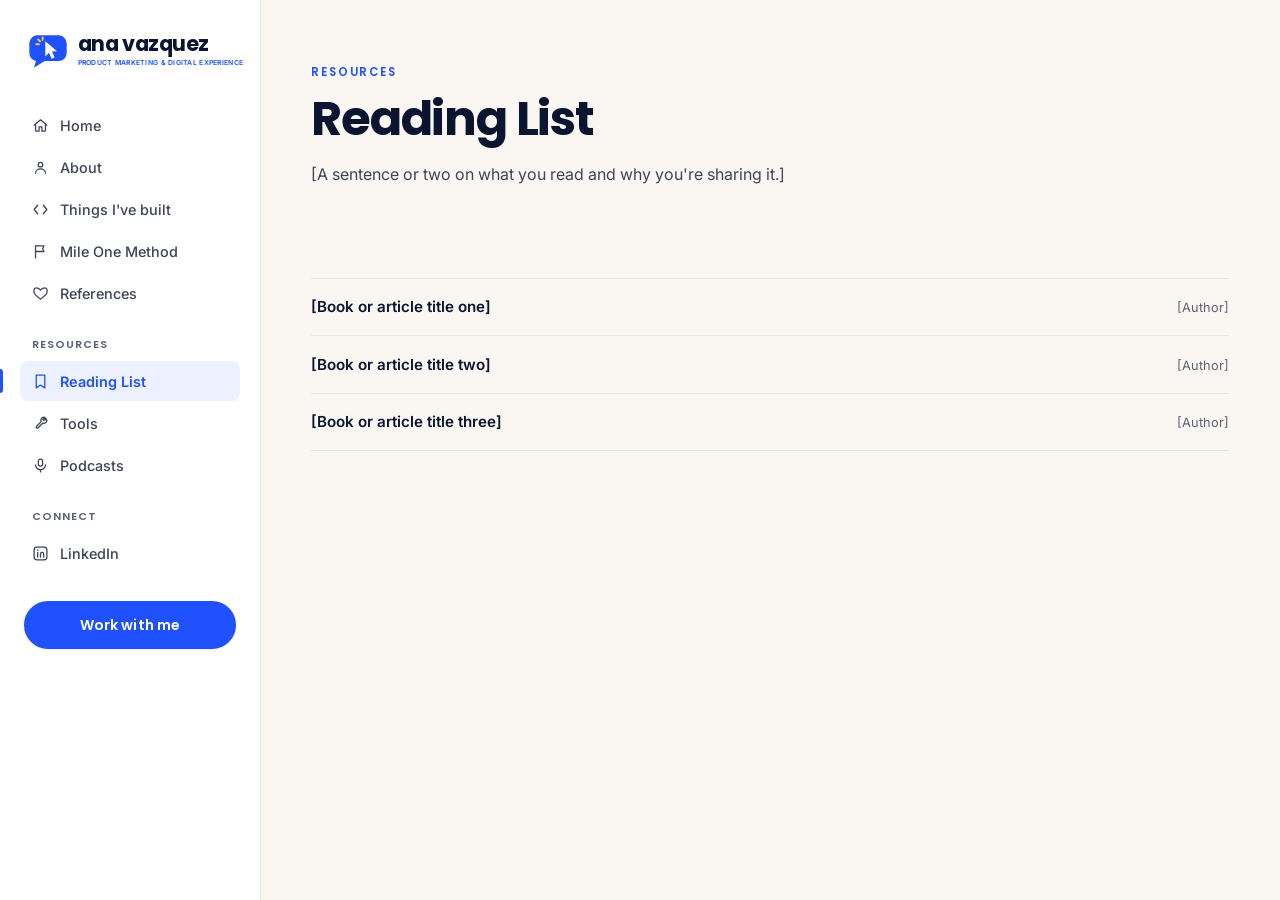
<file: reading-list.html>
<!DOCTYPE html>
<html lang="en">
<head>
<meta charset="UTF-8">
<meta name="viewport" content="width=device-width, initial-scale=1.0">
<title>Reading List — Ana Vazquez</title>
<link rel="preconnect" href="https://fonts.googleapis.com">
<link rel="preconnect" href="https://fonts.gstatic.com" crossorigin>
<link href="https://fonts.googleapis.com/css2?family=Inter:wght@400;500;600;700&family=Poppins:wght@500;600;700;800&display=swap" rel="stylesheet">
<meta name="theme-color" content="#FAF7F2">
<link rel="icon" href="images/isotype.svg" type="image/svg+xml">
<link rel="stylesheet" href="css/style.css">
</head>
<body>
<div class="page-wrap">

  <aside class="sidebar" id="sidebar"></aside>

  <main class="content">
    <p class="eyebrow">Resources</p>
    <h1>Reading List</h1>
    <p class="page-intro">[A sentence or two on what you read and why you're sharing it.]</p>

    <div class="section">
      <div class="row-list">
        <a class="row-item" href="#" target="_blank" rel="noopener noreferrer">
          <span class="row-title">[Book or article title one]</span>
          <span class="row-meta">[Author]</span>
        </a>
        <a class="row-item" href="#" target="_blank" rel="noopener noreferrer">
          <span class="row-title">[Book or article title two]</span>
          <span class="row-meta">[Author]</span>
        </a>
        <a class="row-item" href="#" target="_blank" rel="noopener noreferrer">
          <span class="row-title">[Book or article title three]</span>
          <span class="row-meta">[Author]</span>
        </a>
      </div>
    </div>
  </main>

</div>
<script src="js/main.js"></script>
</body>
</html>
</file>
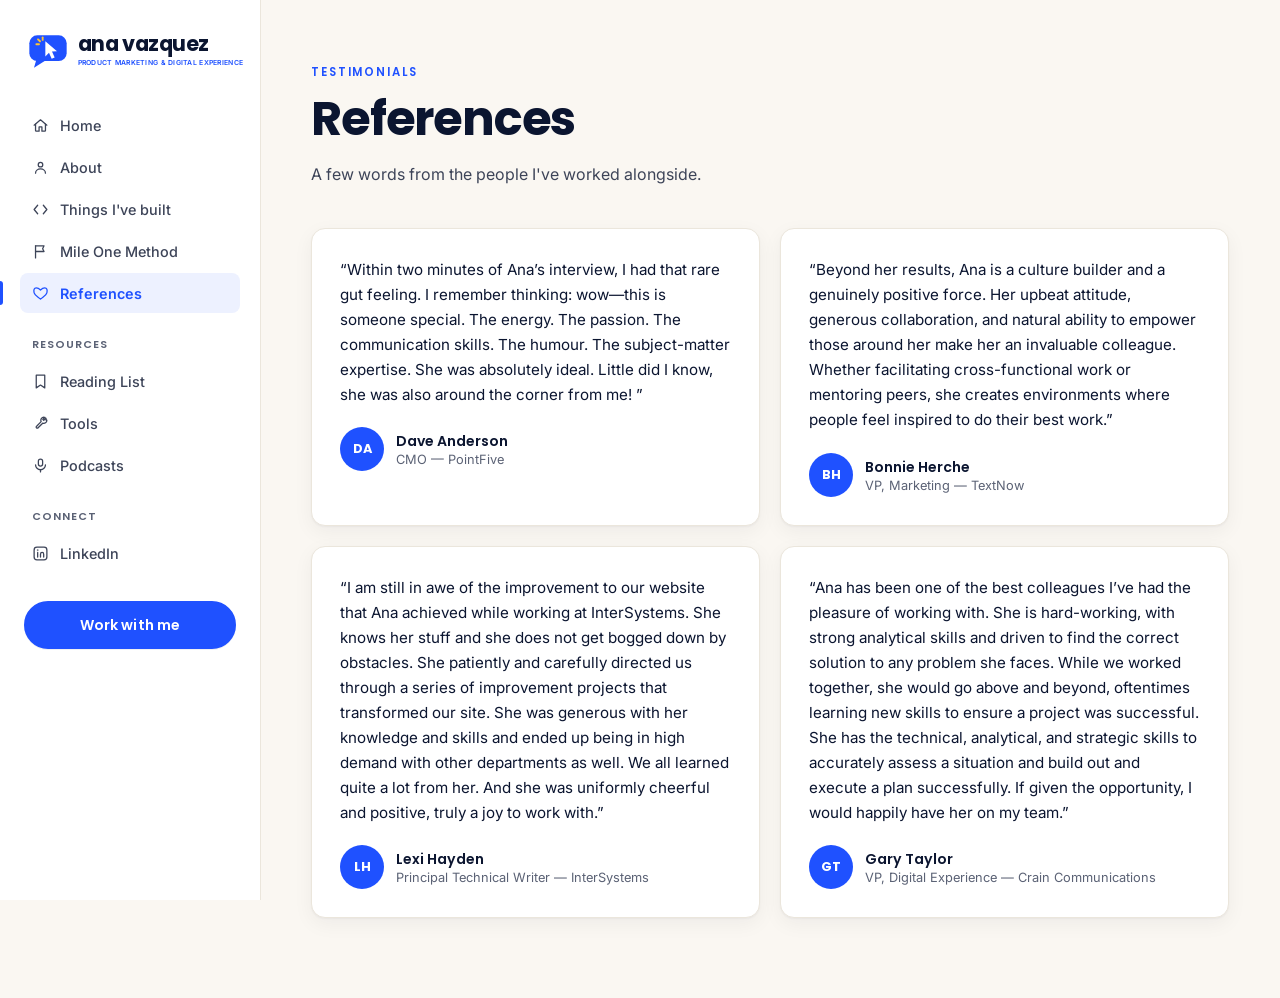
<file: references.html>
<!DOCTYPE html>
<html lang="en">
<head>
<meta charset="UTF-8">
<meta name="viewport" content="width=device-width, initial-scale=1.0">
<title>References — Ana Vazquez</title>
<link rel="preconnect" href="https://fonts.googleapis.com">
<link rel="preconnect" href="https://fonts.gstatic.com" crossorigin>
<link href="https://fonts.googleapis.com/css2?family=Inter:wght@400;500;600;700&family=Poppins:wght@500;600;700;800&display=swap" rel="stylesheet">
<meta name="theme-color" content="#FAF7F2">
<link rel="icon" href="images/isotype.svg" type="image/svg+xml">
<link rel="stylesheet" href="css/style.css">
</head>
<body>
<div class="page-wrap">

  <aside class="sidebar" id="sidebar"></aside>

  <main class="content">
    <p class="eyebrow">Testimonials</p>
    <h1>References</h1>
    <p class="page-intro">A few words from the people I've worked alongside.</p>

    <div class="card-grid cols-2">
      <div class="quote-card">
        <p class="quote">“Within two minutes of Ana’s interview, I had that rare gut feeling. I remember thinking: wow—this is someone special. The energy. The passion. The communication skills. The humour. The subject-matter expertise. She was absolutely ideal. Little did I know, she was also around the corner from me! ”</p>
        <div class="quote-person">
          <div class="avatar-placeholder">DA</div>
          <div>
            <div class="name">Dave Anderson</div>
            <div class="role">CMO — PointFive</div>
          </div>
        </div>
      </div>
      <div class="quote-card">
        <p class="quote">“Beyond her results, Ana is a culture builder and a genuinely positive force. Her upbeat attitude, generous collaboration, and natural ability to empower those around her make her an invaluable colleague. Whether facilitating cross-functional work or mentoring peers, she creates environments where people feel inspired to do their best work.”</p>
        <div class="quote-person">
          <div class="avatar-placeholder">BH</div>
          <div>
            <div class="name">Bonnie Herche</div>
            <div class="role">VP, Marketing — TextNow</div>
          </div>
        </div>
      </div>
      <div class="quote-card">
        <p class="quote">“I am still in awe of the improvement to our website that Ana achieved while working at InterSystems. She knows her stuff and she does not get bogged down by obstacles. She patiently and carefully directed us through a series of improvement projects that transformed our site. She was generous with her knowledge and skills and ended up being in high demand with other departments as well. We all learned quite a lot from her. And she was uniformly cheerful and positive, truly a joy to work with.”</p>
        <div class="quote-person">
          <div class="avatar-placeholder">LH</div>
          <div>
            <div class="name">Lexi Hayden</div>
            <div class="role">Principal Technical Writer — InterSystems</div>
          </div>
        </div>
      </div>
      <div class="quote-card">
        <p class="quote">“Ana has been one of the best colleagues I’ve had the pleasure of working with. She is hard-working, with strong analytical skills and driven to find the correct solution to any problem she faces. While we worked together, she would go above and beyond, oftentimes learning new skills to ensure a project was successful. She has the technical, analytical, and strategic skills to accurately assess a situation and build out and execute a plan successfully. If given the opportunity, I would happily have her on my team.”</p>
        <div class="quote-person">
          <div class="avatar-placeholder">GT</div>
          <div>
            <div class="name">Gary Taylor</div>
            <div class="role">VP, Digital Experience — Crain Communications</div>
          </div>
        </div>
      </div>
    </div>
  </main>

</div>
<script src="js/main.js"></script>
</body>
</html>
</file>
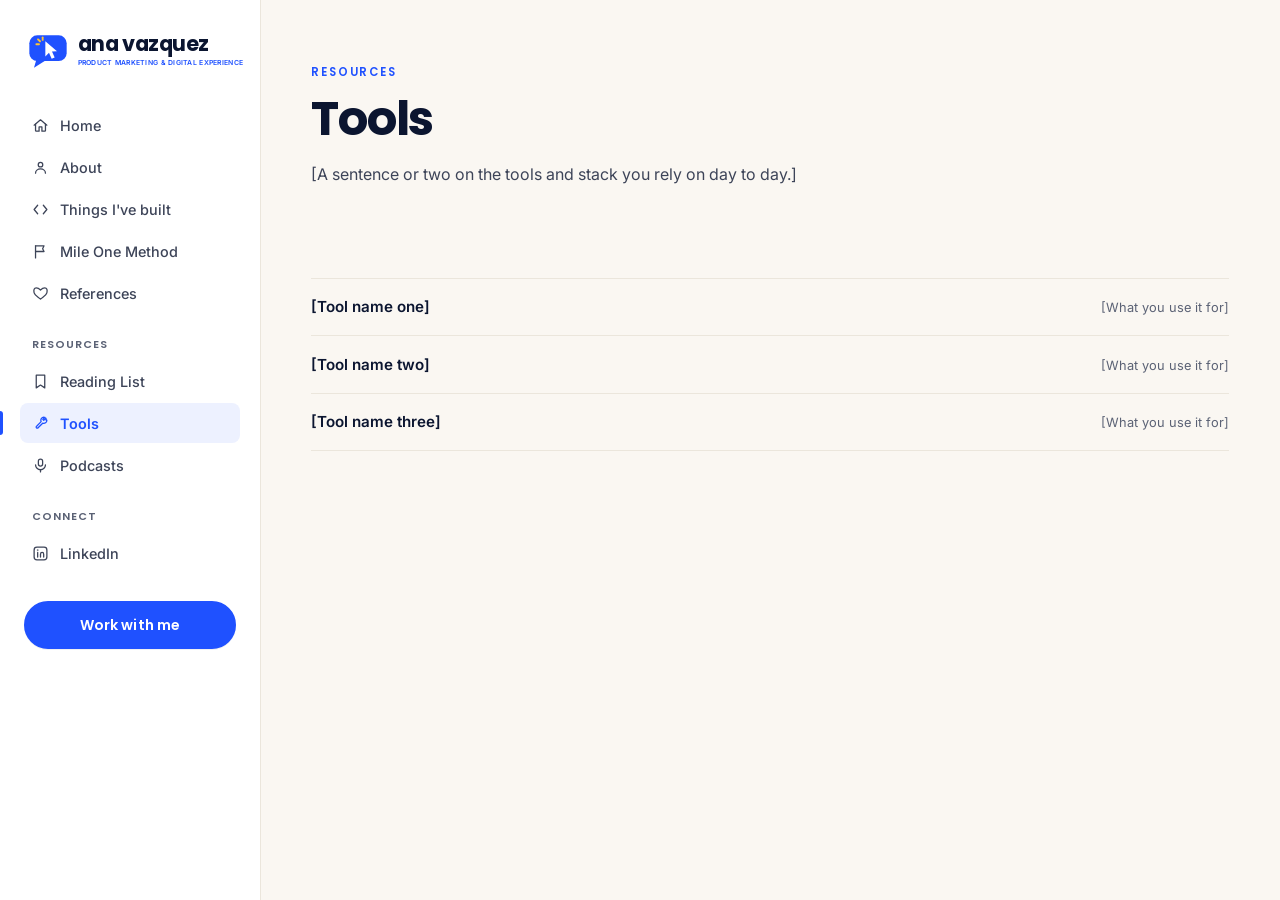
<file: tools.html>
<!DOCTYPE html>
<html lang="en">
<head>
<meta charset="UTF-8">
<meta name="viewport" content="width=device-width, initial-scale=1.0">
<title>Tools — Ana Vazquez</title>
<link rel="preconnect" href="https://fonts.googleapis.com">
<link rel="preconnect" href="https://fonts.gstatic.com" crossorigin>
<link href="https://fonts.googleapis.com/css2?family=Inter:wght@400;500;600;700&family=Poppins:wght@500;600;700;800&display=swap" rel="stylesheet">
<meta name="theme-color" content="#FAF7F2">
<link rel="icon" href="images/isotype.svg" type="image/svg+xml">
<link rel="stylesheet" href="css/style.css">
</head>
<body>
<div class="page-wrap">

  <aside class="sidebar" id="sidebar"></aside>

  <main class="content">
    <p class="eyebrow">Resources</p>
    <h1>Tools</h1>
    <p class="page-intro">[A sentence or two on the tools and stack you rely on day to day.]</p>

    <div class="section">
      <div class="row-list">
        <a class="row-item" href="#" target="_blank" rel="noopener noreferrer">
          <span class="row-title">[Tool name one]</span>
          <span class="row-meta">[What you use it for]</span>
        </a>
        <a class="row-item" href="#" target="_blank" rel="noopener noreferrer">
          <span class="row-title">[Tool name two]</span>
          <span class="row-meta">[What you use it for]</span>
        </a>
        <a class="row-item" href="#" target="_blank" rel="noopener noreferrer">
          <span class="row-title">[Tool name three]</span>
          <span class="row-meta">[What you use it for]</span>
        </a>
      </div>
    </div>
  </main>

</div>
<script src="js/main.js"></script>
</body>
</html>
</file>
<file: css/style.css>
/* =========================================================
   Ana Vazquez — base styles (Brand Identity Guide v1.0, Oct 2026)
   Colors: Electric Blue, Ink Navy, Warm White + 3 accents
           (60% base · 30% blue · 10% accents, one accent per layout)
   Fonts:  Poppins (display) + Inter (body) — Google Fonts, SIL OFL, free to use
   ========================================================= */

:root {
  /* brand palette */
  --blue: #1F51FF;        /* primary · signature */
  --navy: #0B1530;        /* primary · base dark */
  --warm: #FAF7F2;        /* primary · base light */
  --pink: #FF3D7F;        /* accent · the problem */
  --sun:  #FFC531;        /* accent · highlight */
  --mint: #2BB673;        /* accent · results */

  --blue-dark: #1640d6;
  --blue-tint: rgba(31, 81, 255, 0.08);
  --pink-tint: rgba(255, 61, 127, 0.09);
  --mint-tint: rgba(43, 182, 115, 0.11);
  --sun-tint:  rgba(255, 197, 49, 0.18);

  --white: #ffffff;
  --text: var(--navy);
  --muted: #5b6275;
  --line: #ebe6dc;
  --line-strong: #d9d3c6;

  --font-head: 'Poppins', Arial, sans-serif;
  --font-body: 'Inter', Arial, sans-serif;

  --sidebar-width: 260px;
  --radius: 14px;
  --shadow: 0 1px 2px rgba(11, 21, 48, 0.04), 0 6px 20px rgba(11, 21, 48, 0.05);

  /* legacy aliases so older inline styles keep working */
  --indigo: var(--blue);
  --indigo-dark: var(--blue-dark);
  --indigo-tint: var(--blue-tint);
  --black: var(--navy);
  --gray-900: var(--navy);
  --gray-700: #3d4458;
  --gray-500: var(--muted);
  --gray-300: var(--line-strong);
  --gray-200: var(--line);
  --gray-100: var(--warm);
}

* { box-sizing: border-box; }

html, body {
  margin: 0;
  padding: 0;
  background: var(--warm);
  color: var(--text);
  font-family: var(--font-body);
  -webkit-font-smoothing: antialiased;
}

h1, h2, h3, h4, .btn, .eyebrow, .tag, .pill, .nav-section-label { font-family: var(--font-head); }

a { color: inherit; }
img { max-width: 100%; display: block; }

.page-wrap { display: flex; min-height: 100vh; }

/* ---------- Sidebar ---------- */

.sidebar {
  width: var(--sidebar-width);
  flex-shrink: 0;
  background: var(--white);
  border-right: 1px solid var(--line);
  padding: 2rem 1.25rem;
  display: flex;
  flex-direction: column;
  justify-content: space-between;
  position: sticky;
  top: 0;
  height: 100vh;
  overflow-y: auto;
}

.brand {
  display: flex;
  align-items: center;
  gap: 0.6rem;
  text-decoration: none;
  margin-bottom: 2.25rem;
  padding-left: 0.5rem;
  color: var(--navy);
}
.brand-iso { width: 40px; height: auto; flex-shrink: 0; }
.brand-text { display: flex; flex-direction: column; line-height: 1; }
.brand-name {
  font-family: var(--font-head);
  font-weight: 700;
  font-size: 1.3rem;
  letter-spacing: -0.02em;
}
.brand-desc {
  font-family: var(--font-body);
  font-weight: 600;
  font-size: 0.43rem;
  letter-spacing: 0.04em;
  text-transform: uppercase;
  color: var(--blue);
  margin-top: 0.3rem;
  white-space: nowrap;
}

.nav-section-label {
  text-transform: uppercase;
  font-size: 0.68rem;
  letter-spacing: 0.09em;
  font-weight: 600;
  color: var(--muted);
  margin: 1.5rem 0 0.5rem 0.75rem;
}

.nav-list { list-style: none; margin: 0; padding: 0; }

.nav-list a {
  display: flex;
  align-items: center;
  gap: 0.7rem;
  padding: 0.55rem 0.75rem;
  border-radius: 8px;
  text-decoration: none;
  color: #3d4458;
  font-size: 0.9rem;
  font-weight: 500;
  margin-bottom: 2px;
  transition: background 0.15s ease, color 0.15s ease;
}
.nav-list a svg { width: 17px; height: 17px; flex-shrink: 0; stroke: currentColor; }
.nav-list a:hover { background: var(--warm); color: var(--navy); }
.nav-list a.active { background: var(--blue-tint); color: var(--blue); font-weight: 600; }

.sidebar-cta { margin-top: 1.75rem; padding: 0 0.25rem; }
.sidebar-cta .btn { width: 100%; justify-content: center; }

.nav-toggle { display: none; }

/* ---------- Main content ---------- */

.content {
  flex: 1;
  min-width: 0;
  padding: 3.5rem 4rem 5rem;
  max-width: 980px;
}

.eyebrow {
  text-transform: uppercase;
  letter-spacing: 0.14em;
  font-size: 0.75rem;
  font-weight: 600;
  color: var(--blue);
  margin: 0 0 0.6rem;
}

h1 {
  font-size: 2.6rem;
  font-weight: 700;
  letter-spacing: -0.02em;
  margin: 0 0 1rem;
  line-height: 1.12;
}
h1 .hl, h2 .hl { color: var(--blue); }

h2 { font-size: 1.6rem; font-weight: 700; letter-spacing: -0.01em; margin: 0 0 1rem; line-height: 1.25; }
h3 { font-weight: 600; }

.lead {
  font-size: 1.08rem;
  color: #3d4458;
  line-height: 1.65;
  max-width: 640px;
}

.page-intro {
  font-size: 1rem;
  color: #3d4458;
  line-height: 1.65;
  max-width: 660px;
  margin-bottom: 2.5rem;
}

.section { margin-top: 4rem; }
.section-head { display: flex; justify-content: space-between; align-items: baseline; gap: 1rem; flex-wrap: wrap; }

.link-arrow { color: var(--blue); font-weight: 600; text-decoration: none; }
.link-arrow:hover { text-decoration: underline; }

/* Placeholder text — easy to spot, delete the class once real copy is in */
.ph {
  background: var(--sun-tint);
  outline: 1px dashed #e0a800;
  outline-offset: 1px;
  border-radius: 3px;
  padding: 0 0.2em;
}

/* ---------- Buttons ---------- */

.btn {
  display: inline-flex;
  align-items: center;
  gap: 0.5rem;
  background: var(--blue);
  color: var(--white) !important;
  text-decoration: none;
  font-weight: 600;
  font-size: 0.88rem;
  padding: 0.7rem 1.25rem;
  border-radius: 100px;
  border: 2px solid var(--blue);
  transition: background 0.15s ease, border-color 0.15s ease;
}
.btn:hover { background: var(--blue-dark); border-color: var(--blue-dark); }
.btn-dark { background: var(--navy); border-color: var(--navy); }
.btn-dark:hover { background: #1b2647; border-color: #1b2647; }
.btn-ghost { background: transparent; color: var(--navy) !important; border-color: var(--navy); }
.btn-ghost:hover { background: var(--navy); color: var(--white) !important; border-color: var(--navy); }
.btn-row { display: flex; gap: 0.75rem; flex-wrap: wrap; margin-top: 1.75rem; }

/* ---------- Pills & tags ---------- */

.pill {
  display: inline-flex;
  align-items: center;
  font-size: 0.78rem;
  font-weight: 600;
  border-radius: 100px;
  padding: 0.35rem 0.85rem;
  background: var(--blue);
  color: var(--white);
  white-space: nowrap;
}
.pill.mint { background: var(--mint); color: var(--navy); }
.pill.pink { background: var(--pink); color: var(--white); }
.pill.sun  { background: var(--sun);  color: var(--navy); }
.pill.navy { background: var(--navy); color: var(--white); }
.pill.outline { background: var(--white); color: var(--blue); border: 1px solid var(--line-strong); }
.pill-row { display: flex; flex-wrap: wrap; gap: 0.5rem; }

.tag {
  display: inline-block;
  font-size: 0.72rem;
  font-weight: 600;
  color: var(--blue);
  background: var(--blue-tint);
  border-radius: 100px;
  padding: 0.2rem 0.6rem;
  margin: 0.75rem 0.35rem 0 0;
}

/* ---------- Home hero ---------- */

.hero { display: grid; grid-template-columns: 1.25fr 1fr; gap: 2.5rem; align-items: center; }
.hero h1 { font-size: 2.9rem; }
.hero-media {
  position: relative;
  background: var(--navy);
  border-radius: 18px;
  aspect-ratio: 4 / 5;
  overflow: hidden;
}
.hero-media img { width: 100%; height: 100%; object-fit: cover; }
.hero-media img.iso-badge { position: absolute; top: 14px; right: 14px; width: 54px; height: auto; }
.hero-media .pill { position: absolute; left: 14px; bottom: 16px; }

.proof-strip {
  margin-top: 3rem;
  background: var(--navy);
  color: var(--white);
  border-radius: var(--radius);
  padding: 1.5rem 1.75rem;
  display: grid;
  grid-template-columns: repeat(5, 1fr);
  gap: 1rem;
}
.proof-strip .num { font-family: var(--font-head); font-weight: 700; font-size: 1.6rem; line-height: 1.1; color: #6f93ff; }
.proof-strip .num.mint { color: var(--mint); }
.proof-strip .lbl { font-size: 0.78rem; color: #c9cee0; margin-top: 0.3rem; line-height: 1.35; }

/* ---------- Cards / grids ---------- */

.card-grid { display: grid; grid-template-columns: repeat(auto-fill, minmax(240px, 1fr)); gap: 1.25rem; }
.card-grid.cols-2 { grid-template-columns: repeat(auto-fill, minmax(320px, 1fr)); }

.card {
  background: var(--white);
  border: 1px solid var(--line);
  border-radius: var(--radius);
  padding: 1.5rem;
  box-shadow: var(--shadow);
  transition: border-color 0.15s ease, transform 0.15s ease;
}
a.card { text-decoration: none; display: block; color: inherit; }
a.card:hover { border-color: var(--blue); transform: translateY(-2px); }

.card-icon {
  width: 40px; height: 40px;
  border-radius: 100px;
  background: var(--warm);
  color: var(--blue);
  display: flex; align-items: center; justify-content: center;
  margin-bottom: 0.9rem;
}
.card-icon svg { width: 20px; height: 20px; stroke: currentColor; }

.card h3 { font-size: 1.02rem; font-weight: 600; margin: 0 0 0.4rem; }
.card p { font-size: 0.88rem; color: #3d4458; line-height: 1.6; margin: 0; }

/* ---------- The Five: how I'm different ---------- */

.five { display: grid; grid-template-columns: repeat(3, 1fr); gap: 1.25rem; }
.five-item.feature { grid-column: span 2; }
.five-item {
  position: relative;
  background: var(--white);
  border: 1px solid var(--line);
  border-radius: var(--radius);
  padding: 1.5rem 1.5rem 1.4rem;
  box-shadow: var(--shadow);
}
.five-num {
  font-family: var(--font-head);
  font-weight: 800;
  font-size: 2.2rem;
  line-height: 1;
  color: var(--blue);
  margin-bottom: 0.75rem;
}
.five-item h3 { font-size: 1.05rem; margin: 0 0 0.45rem; }
.five-item p { font-size: 0.88rem; color: #3d4458; line-height: 1.6; margin: 0; }
.five-item .vs {
  margin-top: 0.9rem;
  padding-top: 0.75rem;
  border-top: 1px dashed var(--line-strong);
  font-size: 0.8rem;
  color: var(--muted);
}
.five-item .vs strong { color: var(--pink); font-weight: 600; }
.five-item.feature { background: var(--navy); color: var(--white); border-color: var(--navy); }
.five-item.feature .five-num { color: var(--sun); }
.five-item.feature p, .five-item.feature .vs { color: #c9cee0; }
.five-item.feature .vs { border-top-color: #2a3555; }

/* ---------- Things I've built: case studies ---------- */

.case-index { display: flex; flex-wrap: wrap; gap: 0.5rem; margin-bottom: 1rem; }
.case-index a { text-decoration: none; }

.case {
  background: var(--white);
  border: 1px solid var(--line);
  border-radius: 18px;
  box-shadow: var(--shadow);
  overflow: hidden;
  margin-top: 2.5rem;
  scroll-margin-top: 1.5rem;
}
.case-top { padding: 2rem 2rem 1.5rem; }
.case-meta { display: flex; flex-wrap: wrap; gap: 0.5rem; align-items: center; margin-bottom: 1rem; }
.case-meta .who { font-size: 0.8rem; color: var(--muted); }
.case h2 { font-size: 1.55rem; margin-bottom: 0.5rem; }
.case-oneliner { font-size: 1rem; color: #3d4458; line-height: 1.6; margin: 0 0 1.25rem; max-width: 700px; }

.case-media { display: grid; grid-template-columns: 2fr 1fr; gap: 0.75rem; padding: 0 2rem; }
.case-media .stack { display: grid; gap: 0.75rem; }
.case-media figure { margin: 0; }
.case-media figcaption { font-size: 0.75rem; color: var(--muted); margin-top: 0.35rem; }

.image-placeholder {
  width: 100%;
  aspect-ratio: 16 / 9;
  border-radius: 12px;
  background: linear-gradient(135deg, var(--blue-tint), var(--warm));
  border: 1px dashed var(--line-strong);
  display: flex; align-items: center; justify-content: center; text-align: center;
  padding: 1rem;
  color: var(--muted);
  font-family: var(--font-head);
  font-size: 0.72rem;
  font-weight: 600;
  letter-spacing: 0.04em;
  margin-bottom: 0;
  text-transform: uppercase;
}
.case-media .stack .image-placeholder { aspect-ratio: auto; height: 100%; min-height: 110px; }
.case-media img { width: 100%; border-radius: 12px; object-fit: cover; }

.case-body { padding: 1.75rem 2rem 2rem; display: grid; grid-template-columns: 1fr 1fr; gap: 1.25rem 2rem; }
.case-block h3 {
  font-size: 0.72rem;
  text-transform: uppercase;
  letter-spacing: 0.12em;
  margin: 0 0 0.45rem;
  display: flex; align-items: center; gap: 0.45rem;
}
.case-block h3::before { content: ""; width: 9px; height: 9px; border-radius: 100px; background: var(--blue); }
.case-block.problem h3 { color: var(--pink); }
.case-block.problem h3::before { background: var(--pink); }
.case-block.insight h3 { color: #b68300; }
.case-block.insight h3::before { background: var(--sun); }
.case-block.did h3 { color: var(--blue); }
.case-block.diff h3 { color: var(--navy); }
.case-block.diff h3::before { background: var(--navy); }
.case-block p, .case-block li { font-size: 0.9rem; line-height: 1.6; color: #3d4458; }
.case-block p { margin: 0; }
.case-block ul { margin: 0; padding-left: 1.1rem; }
.case-block li { margin-bottom: 0.3rem; }
.case-block.full { grid-column: 1 / -1; }

/* "They said / We said" contrast card from the brand kit */
.contrast { display: grid; grid-template-columns: 1fr 1fr; gap: 0.75rem; }
.contrast > div { border-radius: 12px; padding: 1rem 1.15rem; }
.contrast .before { background: var(--warm); border: 1px solid var(--line); }
.contrast .after { background: var(--navy); color: var(--white); }
.contrast .lbl { font-family: var(--font-head); font-size: 0.68rem; font-weight: 600; letter-spacing: 0.08em; text-transform: uppercase; margin-bottom: 0.3rem; color: var(--muted); }
.contrast .after .lbl { color: var(--sun); }
.contrast .msg { font-family: var(--font-head); font-weight: 600; font-size: 0.98rem; line-height: 1.35; }

.case-results {
  background: var(--warm);
  border-top: 1px solid var(--line);
  padding: 1.5rem 2rem;
  display: grid;
  grid-template-columns: repeat(auto-fit, minmax(150px, 1fr));
  gap: 1rem;
}
.result .num { font-family: var(--font-head); font-weight: 700; font-size: 1.7rem; line-height: 1.1; color: var(--mint); }
.result .lbl { font-size: 0.8rem; color: var(--muted); margin-top: 0.25rem; line-height: 1.4; }
.result .src { font-size: 0.7rem; color: var(--muted); margin-top: 0.2rem; }

.case-next {
  background: var(--navy);
  color: var(--white);
  padding: 1.1rem 2rem;
  font-size: 0.9rem;
  line-height: 1.55;
}
.case-next strong { font-family: var(--font-head); color: var(--sun); margin-right: 0.35rem; }

/* ---------- Mile One method ---------- */

.method-hero {
  background: var(--navy);
  color: var(--white);
  border-radius: 18px;
  padding: 2.25rem 2rem;
  position: relative;
  overflow: hidden;
}
.method-hero h2 { font-size: 2rem; margin-bottom: 0.6rem; }
.method-hero h2 .hl { color: #6f93ff; }
.method-hero p { color: #c9cee0; line-height: 1.65; max-width: 620px; margin: 0; }
.method-hero .eyebrow { color: var(--sun); }

.route { position: relative; margin-top: 2.5rem; padding-left: 2.75rem; }
.route::before {
  content: "";
  position: absolute;
  left: 15px; top: 8px; bottom: 8px;
  border-left: 3px dashed var(--line-strong);
}
.mile { position: relative; margin-bottom: 1.5rem; }
.mile-marker {
  position: absolute;
  left: -2.75rem; top: 0.25rem;
  width: 33px; height: 33px;
  border-radius: 100px;
  background: var(--blue);
  color: var(--white);
  font-family: var(--font-head);
  font-weight: 700;
  font-size: 0.8rem;
  display: flex; align-items: center; justify-content: center;
  box-shadow: 0 0 0 5px var(--warm);
}
.mile.start .mile-marker { background: var(--sun); color: var(--navy); }
.mile.finish .mile-marker { background: var(--mint); color: var(--navy); }
.mile-card {
  background: var(--white);
  border: 1px solid var(--line);
  border-radius: var(--radius);
  padding: 1.35rem 1.5rem;
  box-shadow: var(--shadow);
}
.mile-when { font-family: var(--font-head); font-size: 0.72rem; font-weight: 600; letter-spacing: 0.1em; text-transform: uppercase; color: var(--blue); }
.mile-card h3 { font-size: 1.15rem; margin: 0.25rem 0 0.5rem; }
.mile-card p { font-size: 0.9rem; line-height: 1.6; color: #3d4458; margin: 0 0 0.75rem; }
.mile-card ul { margin: 0; padding-left: 1.1rem; }
.mile-card li { font-size: 0.86rem; line-height: 1.55; color: #3d4458; margin-bottom: 0.25rem; }
.mile-card .signal { margin-top: 0.85rem; font-size: 0.82rem; color: var(--muted); }
.mile-card .signal strong { color: var(--navy); }

.method-mini { display: grid; grid-template-columns: repeat(4, 1fr); gap: 0.6rem; margin-top: 1.25rem; }
.method-mini a {
  text-decoration: none;
  background: var(--white);
  border: 1px solid var(--line);
  border-radius: 12px;
  padding: 0.85rem 0.9rem;
  transition: border-color 0.15s ease;
}
.method-mini a:hover { border-color: var(--blue); }
.method-mini .when { font-family: var(--font-head); font-size: 0.68rem; font-weight: 600; color: var(--blue); text-transform: uppercase; letter-spacing: 0.08em; }
.method-mini .what { font-family: var(--font-head); font-size: 0.9rem; font-weight: 600; margin-top: 0.2rem; line-height: 1.3; }

/* ---------- Misc ---------- */

.avatar-placeholder {
  width: 44px; height: 44px;
  border-radius: 100px;
  background: var(--blue);
  color: var(--white);
  display: flex; align-items: center; justify-content: center;
  font-family: var(--font-head);
  font-weight: 700;
  font-size: 0.8rem;
  flex-shrink: 0;
}

.about-photo {
  width: 156px; height: 156px;
  margin-top: 1.5rem;
  border-radius: 16px;
  object-fit: cover;
  flex-shrink: 0;
}

.quote-card {
  background: var(--white);
  border: 1px solid var(--line);
  border-radius: var(--radius);
  padding: 1.75rem;
  box-shadow: var(--shadow);
}
.quote-card p.quote { font-size: 0.95rem; line-height: 1.65; color: var(--navy); margin: 0 0 1.25rem; }
.quote-person { display: flex; align-items: center; gap: 0.75rem; }
.quote-person .name { font-family: var(--font-head); font-weight: 600; font-size: 0.88rem; }
.quote-person .role { font-size: 0.8rem; color: var(--muted); }

.row-list { display: flex; flex-direction: column; gap: 0; border-top: 1px solid var(--line); }
.row-item {
  display: flex; justify-content: space-between; align-items: baseline; gap: 1rem;
  padding: 1.1rem 0;
  border-bottom: 1px solid var(--line);
  text-decoration: none; color: inherit;
}
.row-item:hover .row-title { color: var(--blue); }
.row-title { font-weight: 600; font-size: 0.95rem; transition: color 0.15s ease; }
.row-meta { font-size: 0.8rem; color: var(--muted); white-space: nowrap; }

.cta-band {
  margin-top: 4rem;
  background: var(--navy);
  color: var(--white);
  border-radius: var(--radius);
  padding: 1.5rem 1.75rem;
  display: flex; align-items: center; justify-content: space-between; gap: 1rem; flex-wrap: wrap;
}
.cta-band p { margin: 0; font-size: 0.95rem; color: #dfe3ef; }
.cta-band strong { font-family: var(--font-head); color: var(--sun); margin-right: 0.35rem; }
.cta-band a { color: var(--white); }

.footnote {
  margin-top: 3rem;
  padding-top: 1.5rem;
  border-top: 1px solid var(--line);
  font-size: 0.8rem;
  color: var(--muted);
}

/* ---------- Mobile ---------- */

@media (max-width: 980px) {
  .hero { grid-template-columns: 1fr; }
  .hero-media { aspect-ratio: 16 / 10; max-width: 520px; }
  .proof-strip { grid-template-columns: repeat(3, 1fr); }
  .method-mini { grid-template-columns: repeat(2, 1fr); }
  .five { grid-template-columns: repeat(2, 1fr); }
}

@media (max-width: 820px) {
  .page-wrap { flex-direction: column; }

  .sidebar {
    position: relative;
    width: 100%;
    height: auto;
    flex-direction: row;
    align-items: center;
    justify-content: space-between;
    padding: 1rem 1.25rem;
    border-right: none;
    border-bottom: 1px solid var(--line);
    z-index: 10;
  }
  .sidebar > div { width: 100%; }

  .brand { margin-bottom: 0; padding-left: 0; }

  .nav-toggle {
    display: flex; align-items: center; justify-content: center;
    width: 38px; height: 38px;
    border-radius: 8px;
    border: 1px solid var(--line);
    background: var(--white);
  }
  .nav-toggle svg { width: 18px; height: 18px; stroke: var(--navy); }

  .sidebar-nav {
    display: none;
    position: absolute;
    top: 100%; left: 0; right: 0;
    background: var(--white);
    border-bottom: 1px solid var(--line);
    padding: 0.75rem 1.25rem 1.25rem;
    box-shadow: 0 8px 20px rgba(0,0,0,0.05);
  }
  .sidebar-nav.open { display: block; }

  .content { padding: 2.25rem 1rem 4rem; }
  h1, .hero h1 { font-size: 2rem; }
  .proof-strip { grid-template-columns: repeat(2, 1fr); }
  .five { grid-template-columns: 1fr; }
  .five-item.feature { grid-column: auto; }

  .case-top, .case-body, .case-results { padding-left: 1.25rem; padding-right: 1.25rem; }
  .case-media { padding: 0 1.25rem; grid-template-columns: 1fr; }
  .case-media .stack { grid-template-columns: 1fr 1fr; }
  .case-body { grid-template-columns: 1fr; }
  .case-next { padding: 1rem 1.25rem; }
  .contrast { grid-template-columns: 1fr; }
  .row-item { flex-direction: column; gap: 0.25rem; }
  .row-meta { white-space: normal; }
}

/* =========================================================
   DESIGN POLISH LAYER (design-improvements)
   Type scale, rhythm, interaction states, motion, focus, mobile.
   Kept in one block so it is easy to review or roll back.
   ========================================================= */

:root {
  --ease-out: cubic-bezier(0.22, 1, 0.36, 1);
  --dur: 0.2s;
  --shadow-hover: 0 2px 4px rgba(11, 21, 48, 0.05), 0 14px 32px rgba(11, 21, 48, 0.09);
  --ring: 0 0 0 3px var(--warm), 0 0 0 5px var(--blue);
  --section-gap: clamp(4rem, 7vw, 6rem);
}

html { touch-action: manipulation; -webkit-tap-highlight-color: transparent; scroll-behavior: smooth; text-rendering: optimizeLegibility; }
::selection { background: var(--sun); color: var(--navy); }

/* ---------- Typography ---------- */

h1, h2, h3 { text-wrap: balance; }
p, li { text-wrap: pretty; }
h1 { font-size: clamp(2.1rem, 1.4rem + 2.4vw, 3rem); letter-spacing: -0.025em; line-height: 1.08; }
.hero h1 { font-size: clamp(2.3rem, 1.4rem + 3vw, 3.5rem); line-height: 1.04; letter-spacing: -0.03em; }
h2 { font-size: clamp(1.5rem, 1.15rem + 1.2vw, 2.05rem); letter-spacing: -0.02em; line-height: 1.18; }
.eyebrow { font-size: 0.72rem; letter-spacing: 0.16em; margin-bottom: 0.75rem; }
.lead { font-size: clamp(1.02rem, 0.98rem + 0.2vw, 1.12rem); line-height: 1.7; }
.page-intro { line-height: 1.7; }
.num, .five-num, .mile-marker, .proof-strip .num, .result .num { font-variant-numeric: tabular-nums; }

/* ---------- Layout & rhythm: centred column, equal edges ---------- */

.content { margin-inline: auto; padding: clamp(2.5rem, 5vw, 4.5rem) clamp(1rem, 4vw, 4rem) 5rem; max-width: 1060px; width: 100%; }
.section { margin-top: var(--section-gap); }
.section-head { margin-bottom: 1.25rem; }
.section-head h2 { margin-bottom: 0; }
.five, .card-grid { gap: 1.25rem; }

/* ---------- Sidebar ---------- */

.sidebar { box-shadow: 1px 0 0 var(--line); border-right: 0; }
.nav-list a { position: relative; min-height: 40px; transition: background var(--dur) ease, color var(--dur) ease, transform var(--dur) var(--ease-out); }
.nav-list a:hover { transform: translateX(2px); }
.nav-list a.active::before {
  content: ""; position: absolute; left: -1.25rem; top: 8px; bottom: 8px;
  width: 3px; border-radius: 0 3px 3px 0; background: var(--blue);
}
.brand-iso { transition: transform 0.35s var(--ease-out); }
.brand:hover .brand-iso { transform: rotate(-6deg) scale(1.05); }

/* ---------- Buttons: step on hover, press on click ---------- */

.btn {
  min-height: 46px;
  padding: 0.7rem 1.35rem;
  letter-spacing: 0.005em;
  box-shadow: 0 1px 0 rgba(11, 21, 48, 0.06);
  transition: background var(--dur) ease, border-color var(--dur) ease, color var(--dur) ease,
              transform var(--dur) var(--ease-out), box-shadow var(--dur) ease;
}
.btn:hover { transform: translateY(-2px); box-shadow: 0 8px 18px rgba(31, 81, 255, 0.22); }
.btn-dark:hover { box-shadow: 0 8px 18px rgba(11, 21, 48, 0.22); }
.btn-ghost:hover { box-shadow: 0 8px 18px rgba(11, 21, 48, 0.14); }
.btn:active { transform: translateY(0) scale(0.97); box-shadow: none; transition-duration: 0.08s; }

/* ---------- Links: underline draws in ---------- */

.link-arrow {
  background: linear-gradient(currentColor, currentColor) 0 100% / 0 2px no-repeat;
  padding-bottom: 2px;
  transition: background-size 0.3s var(--ease-out);
}
.link-arrow:hover { text-decoration: none; background-size: 100% 2px; }

/* ---------- Cards: one family, lift 2px ---------- */

.card, .five-item, .quote-card, .mile-card, .case, .method-mini a {
  transition: transform var(--dur) var(--ease-out), box-shadow var(--dur) ease, border-color var(--dur) ease;
}
a.card:hover, .method-mini a:hover { transform: translateY(-3px); box-shadow: var(--shadow-hover); border-color: var(--blue); }
a.card:active, .method-mini a:active { transform: translateY(-1px); }
.five-item:hover, .mile-card:hover, .quote-card:hover { transform: translateY(-2px); box-shadow: var(--shadow-hover); }
.card-icon { transition: background var(--dur) ease, color var(--dur) ease, transform 0.3s var(--ease-out); }
.card:hover .card-icon { background: var(--blue); color: var(--white); transform: scale(1.06); }
a.card .image-placeholder, .case-media .image-placeholder, .case-media img { transition: transform 0.4s var(--ease-out); }
a.card:hover .image-placeholder { transform: scale(1.02); }

.five-num { font-size: 2.5rem; letter-spacing: -0.03em; }
.five-item.feature { background: radial-gradient(120% 140% at 100% 0%, #1b2a5c 0%, var(--navy) 55%); }

/* proof strip: dividers + calmer label colour */
.proof-strip { padding: 1.6rem 1.25rem; gap: 0; }
.proof-strip > div { padding: 0 1rem; border-left: 1px solid #22305a; }
.proof-strip > div:first-child { border-left: 0; }
.proof-strip .num { font-size: clamp(1.45rem, 1.2rem + 0.8vw, 1.9rem); }

/* hero media */
.hero { gap: clamp(1.5rem, 4vw, 3.5rem); }
.hero-media { box-shadow: 0 30px 60px -20px rgba(11, 21, 48, 0.45); }
.hero-media img.iso-badge { animation: click-pop 3.2s var(--ease-out) 1.2s infinite; transform-origin: 70% 30%; }
@keyframes click-pop { 0%, 70%, 100% { transform: scale(1); } 76% { transform: scale(0.9); } 84% { transform: scale(1.06); } }

/* pills */
.case-index { gap: 0.5rem; }
.case-index a { border-radius: 100px; }
.case-index .pill { min-height: 36px; transition: background var(--dur) ease, color var(--dur) ease, border-color var(--dur) ease, transform var(--dur) var(--ease-out); }
.case-index a:hover .pill { background: var(--blue); color: var(--white); border-color: var(--blue); transform: translateY(-1px); }

/* rows */
.row-item { transition: padding var(--dur) var(--ease-out); }
a.row-item:hover { padding-left: 0.4rem; }
.row-title { line-height: 1.4; }

/* ---------- Case studies ---------- */

.case { border-radius: 20px; }
.case:hover { box-shadow: var(--shadow-hover); }
.case-top { padding: clamp(1.25rem, 3vw, 2.25rem) clamp(1.25rem, 3vw, 2.25rem) 1.5rem; }
.case-media { padding: 0 clamp(1.25rem, 3vw, 2.25rem); }
.case-body { padding: 2rem clamp(1.25rem, 3vw, 2.25rem) 2.25rem; gap: 1.6rem 2.5rem; }
.case-block h3 { font-size: 0.72rem; font-weight: 600; text-transform: uppercase; letter-spacing: 0.12em; margin: 0 0 0.5rem; display: flex; align-items: center; gap: 0.45rem; }
.case-results { padding: 1.6rem clamp(1.25rem, 3vw, 2.25rem); }
.case-next { padding: 1.15rem clamp(1.25rem, 3vw, 2.25rem); }
.result .num { font-size: clamp(1.5rem, 1.2rem + 1vw, 2rem); letter-spacing: -0.02em; }
.case h2 { scroll-margin-top: 1.5rem; }

/* ---------- Method ---------- */

.method-hero { background: radial-gradient(90% 120% at 100% 0%, #1b2a5c 0%, var(--navy) 60%); padding: clamp(1.75rem, 4vw, 2.75rem); }
.method-hero h2 { font-size: clamp(1.8rem, 1.3rem + 2vw, 2.6rem); }
.mile-marker { transition: transform 0.3s var(--ease-out); }
.mile:hover .mile-marker { transform: scale(1.12); }
.route::before { border-left-style: dotted; border-left-width: 3px; }

/* CTA band */
.cta-band { background: radial-gradient(80% 160% at 100% 0%, #1b2a5c 0%, var(--navy) 60%); padding: 1.6rem 1.9rem; }

/* ---------- Focus (keyboard only) ---------- */

:focus { outline: none; }
:focus-visible { outline: none; box-shadow: var(--ring); border-radius: 8px; }
.btn:focus-visible, .case-index a:focus-visible { border-radius: 100px; }
.method-hero :focus-visible, .cta-band :focus-visible, .case-next :focus-visible, .five-item.feature :focus-visible { box-shadow: 0 0 0 3px var(--navy), 0 0 0 5px var(--sun); }

.skip-link {
  position: absolute; left: 1rem; top: -100px; z-index: 100;
  background: var(--navy); color: var(--white); font-family: var(--font-head); font-weight: 600;
  padding: 0.75rem 1.1rem; border-radius: 10px; text-decoration: none;
}
.skip-link:focus-visible { top: 1rem; }

/* ---------- Hero entrance (once, on load) ---------- */

@keyframes enter-up { from { opacity: 0; transform: translateY(14px); } to { opacity: 1; transform: none; } }
.content > :is(.eyebrow, h1, .page-intro, .method-hero, .case-index):not(.no-enter),
.hero > div > *, .hero-media {
  animation: enter-up 0.7s var(--ease-out) both;
}
.content > h1, .hero > div > h1 { animation-delay: 0.06s; }
.content > .page-intro, .hero > div > .lead { animation-delay: 0.12s; }
.hero > div > .btn-row, .content > .case-index { animation-delay: 0.18s; }
.hero-media { animation-delay: 0.22s; }

/* ---------- Mobile ---------- */

@media (max-width: 980px) {
  .five-item.feature { grid-column: 1 / -1; }
}

@media (max-width: 820px) {
  .sidebar { position: sticky; top: 0; z-index: 50; background: rgba(255, 255, 255, 0.92); backdrop-filter: saturate(1.4) blur(10px); -webkit-backdrop-filter: saturate(1.4) blur(10px); box-shadow: 0 1px 0 var(--line); padding: 0.7rem 1rem; }
  .nav-toggle { width: 44px; height: 44px; border-radius: 12px; cursor: pointer; transition: background var(--dur) ease; }
  .nav-toggle:active { background: var(--warm); }
  .nav-toggle .icon-close { display: none; }
  .nav-toggle[aria-expanded="true"] .icon-open { display: none; }
  .nav-toggle[aria-expanded="true"] .icon-close { display: block; }

  .sidebar-nav {
    display: block;
    max-height: calc(100dvh - 64px);
    overflow-y: auto;
    overscroll-behavior: contain;
    padding: 0.5rem 1rem 1.5rem;
    background: var(--white);
    box-shadow: 0 24px 40px -12px rgba(11, 21, 48, 0.25);
    opacity: 0; visibility: hidden; transform: translateY(-8px);
    transition: opacity 0.2s ease, transform 0.25s var(--ease-out), visibility 0s linear 0.25s;
  }
  .sidebar-nav.open { opacity: 1; visibility: visible; transform: none; transition: opacity 0.2s ease, transform 0.25s var(--ease-out), visibility 0s; }
  .nav-list a { min-height: 48px; font-size: 1rem; }
  .nav-list a:hover { transform: none; }
  .nav-list a.active::before { left: -1rem; }
  .sidebar-cta { margin-top: 1.25rem; }

  .content { padding-top: 2rem; }
  .hero-media { aspect-ratio: 4 / 3; max-width: none; }
  .btn-row .btn { flex: 1 1 100%; justify-content: center; }
  .cta-band { padding: 1.4rem 1.25rem; }
  .cta-band .btn { width: 100%; justify-content: center; }

  .proof-strip { grid-template-columns: repeat(2, 1fr); gap: 1.25rem 0; padding: 1.4rem 0.5rem; }
  .proof-strip > div { border-left: 0; padding: 0 0.85rem; }
  .proof-strip > div:nth-child(even) { border-left: 1px solid #22305a; }
  .proof-strip > div:last-child { grid-column: 1 / -1; border-top: 1px solid #22305a; padding-top: 1.1rem; }

  .five-num { font-size: 2.1rem; }
  .case { border-radius: 16px; margin-top: 1.75rem; }
  .case-index { flex-wrap: nowrap; overflow-x: auto; margin-inline: -1rem; padding: 0.25rem 1rem 0.5rem; scrollbar-width: none; }
  .case-index::-webkit-scrollbar { display: none; }
  .case-index .pill { min-height: 44px; padding-inline: 1rem; }
  .case-results { grid-template-columns: repeat(2, 1fr); }
  .case-media .stack .image-placeholder { min-height: 90px; }
  .case-body { gap: 1.4rem; }
  .route { padding-left: 2.4rem; }
  .mile-marker { left: -2.4rem; }
  .method-mini a { min-height: 64px; }
  .row-item { padding: 1rem 0; }
}

/* ---------- Reduced motion: everything rests, nothing stays hidden ---------- */

@media (prefers-reduced-motion: reduce) {
  *, *::before, *::after { animation: none !important; transition-duration: 0.01ms !important; scroll-behavior: auto !important; }
  .btn:hover, a.card:hover, .five-item:hover, .mile-card:hover, .quote-card:hover, .method-mini a:hover { transform: none; }
}

/* keep "(or lose)" together; give the wide feature card a larger voice */
h1 .hl { white-space: nowrap; }
.five-item.feature { display: flex; flex-direction: column; }
.five-item.feature h3 { font-size: clamp(1.15rem, 1rem + 0.6vw, 1.45rem); }
.five-item.feature p { font-size: clamp(0.9rem, 0.86rem + 0.2vw, 1.02rem); max-width: 46ch; }
.five-item.feature .vs { margin-top: auto; padding-top: 0.9rem; }
.hero { grid-template-columns: 1.45fr 1fr; }
.hero h1 { font-size: clamp(2.3rem, 1.5rem + 2.6vw, 3.3rem); }
@media (max-width: 980px) { .hero { grid-template-columns: 1fr; } }
@media (max-width: 820px) { .sidebar { overflow: visible; } }
.mile-card p, .mile-card ul, .case-block p, .case-block ul { max-width: 72ch; }
.card-grid { grid-template-columns: repeat(auto-fill, minmax(min(240px, 100%), 1fr)); }
.card-grid.cols-2 { grid-template-columns: repeat(auto-fill, minmax(min(320px, 100%), 1fr)); }

/* hero photo */
.hero-media picture { display: block; width: 100%; height: 100%; }
.hero-media img.hero-photo { width: 100%; height: 100%; object-fit: cover; object-position: 50% 25%; }

/* ---------- My 3 pillars: Venn ---------- */
.pillars-grid { display: grid; grid-template-columns: 1fr 1.1fr; gap: clamp(1.5rem, 4vw, 3.5rem); align-items: center; margin-top: 1.5rem; }
.venn { margin: 0; }
.venn svg { width: 100%; height: auto; display: block; overflow: visible; }
.vc { mix-blend-mode: multiply; opacity: 0.9; transition: opacity 0.3s ease, transform 0.45s var(--ease-out); transform-box: fill-box; transform-origin: center; }
.vc-1 { fill: var(--pink); }
.vc-2 { fill: var(--mint); }
.vc-3 { fill: var(--blue); }
.vl { font-family: var(--font-head); font-weight: 700; font-size: 17px; text-anchor: middle; fill: var(--navy); }
.vl-sub { font-family: var(--font-body); font-weight: 500; font-size: 11.5px; text-anchor: middle; fill: var(--navy); opacity: 0.8; }
.vl-3 { fill: #fff; }
.venn-overlaps text { font-family: var(--font-body); font-weight: 600; font-size: 9.75px; text-anchor: middle; fill: #fff; }
.venn-core circle { fill: var(--white); filter: drop-shadow(0 4px 10px rgba(11, 21, 48, 0.35)); }
.venn-core { transform-box: fill-box; transform-origin: center; animation: core-pulse 3.2s var(--ease-out) 1s infinite; }
@keyframes core-pulse { 0%, 70%, 100% { transform: scale(1); } 78% { transform: scale(0.92); } 86% { transform: scale(1.06); } }
.venn-caption { text-align: center; font-family: var(--font-head); font-weight: 600; font-size: 0.9rem; color: var(--navy); margin-top: 0.75rem; }

.pillar-list { list-style: none; margin: 0; padding: 0; display: grid; gap: 0.9rem; }
.pillar {
  display: grid; grid-template-columns: 14px 1fr; gap: 0.9rem; align-items: start;
  background: var(--white); border: 1px solid var(--line); border-radius: var(--radius);
  padding: 1.15rem 1.25rem; box-shadow: var(--shadow);
  transition: transform var(--dur) var(--ease-out), box-shadow var(--dur) ease, border-color var(--dur) ease;
}
.pillar:hover { transform: translateY(-2px); box-shadow: var(--shadow-hover); }
.pillar-dot { width: 14px; height: 14px; border-radius: 100px; margin-top: 0.3rem; }
.p-1 .pillar-dot { background: var(--pink); } .p-1:hover { border-color: var(--pink); }
.p-2 .pillar-dot { background: var(--mint); } .p-2:hover { border-color: var(--mint); }
.p-3 .pillar-dot { background: var(--blue); } .p-3:hover { border-color: var(--blue); }
.pillar h3 { font-size: 1.05rem; margin: 0 0 0.35rem; }
.pillar p { font-size: 0.88rem; line-height: 1.6; color: #3d4458; margin: 0; }
.pillar blockquote { margin: 0.65rem 0 0; padding-left: 0.75rem; border-left: 2px solid var(--line-strong); font-size: 0.82rem; font-style: italic; color: var(--navy); line-height: 1.5; }
.pillar cite { display: block; font-style: normal; font-size: 0.74rem; color: var(--muted); margin-top: 0.2rem; }

/* hovering a pillar card spotlights its circle */
.pillars-grid:has(.pillar:hover) .vc { opacity: 0.35; }
.pillars-grid:has(.p-1:hover) .vc-1,
.pillars-grid:has(.p-2:hover) .vc-2,
.pillars-grid:has(.p-3:hover) .vc-3 { opacity: 1; transform: scale(1.04); }

@media (max-width: 900px) {
  .pillars-grid { grid-template-columns: 1fr; }
  .venn { max-width: 440px; margin-inline: auto; width: 100%; }
}

/* project thumbnails on cards */
.card-thumb { aspect-ratio: 16 / 9; border-radius: 12px; overflow: hidden; margin-bottom: 1rem; border: 1px solid var(--line); background: var(--warm); }
.card-thumb img { width: 100%; height: 100%; object-fit: cover; object-position: top center; transition: transform 0.4s var(--ease-out); }
a.card:hover .card-thumb img { transform: scale(1.03); }
</file>
